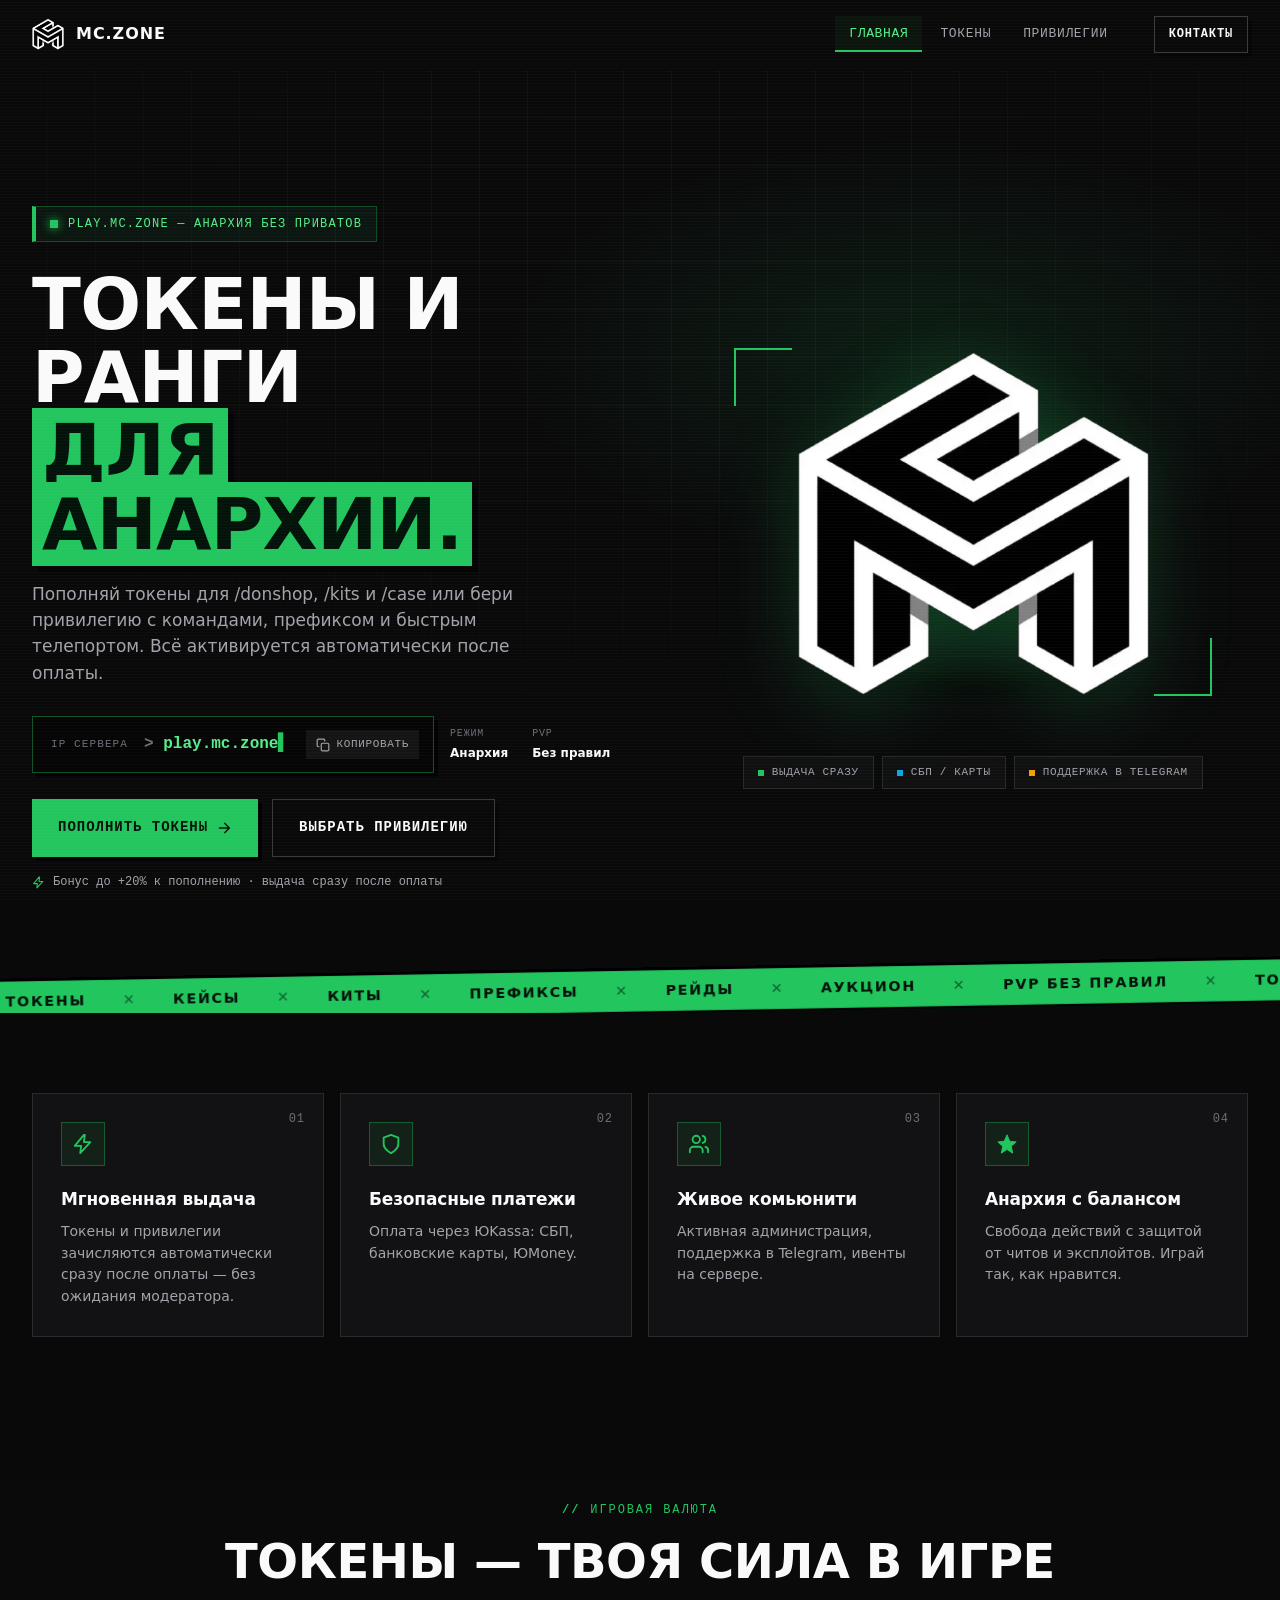
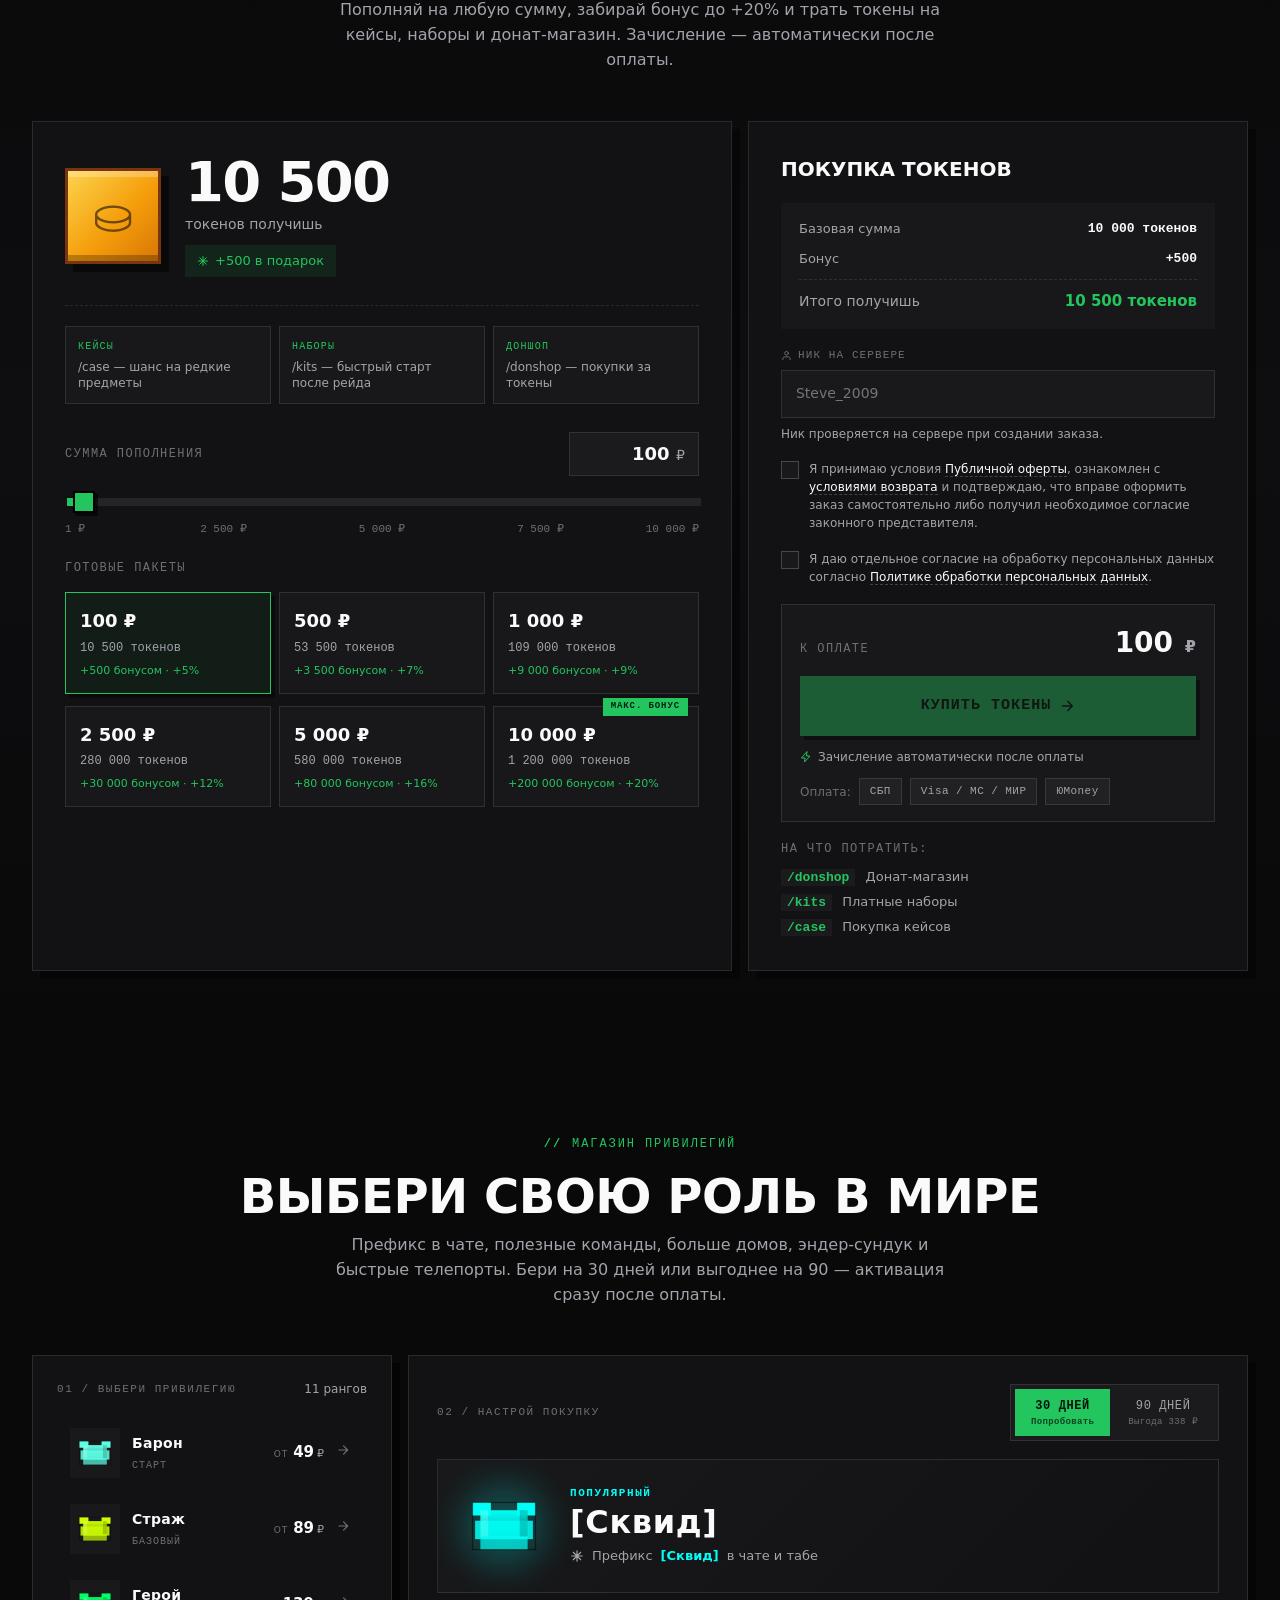
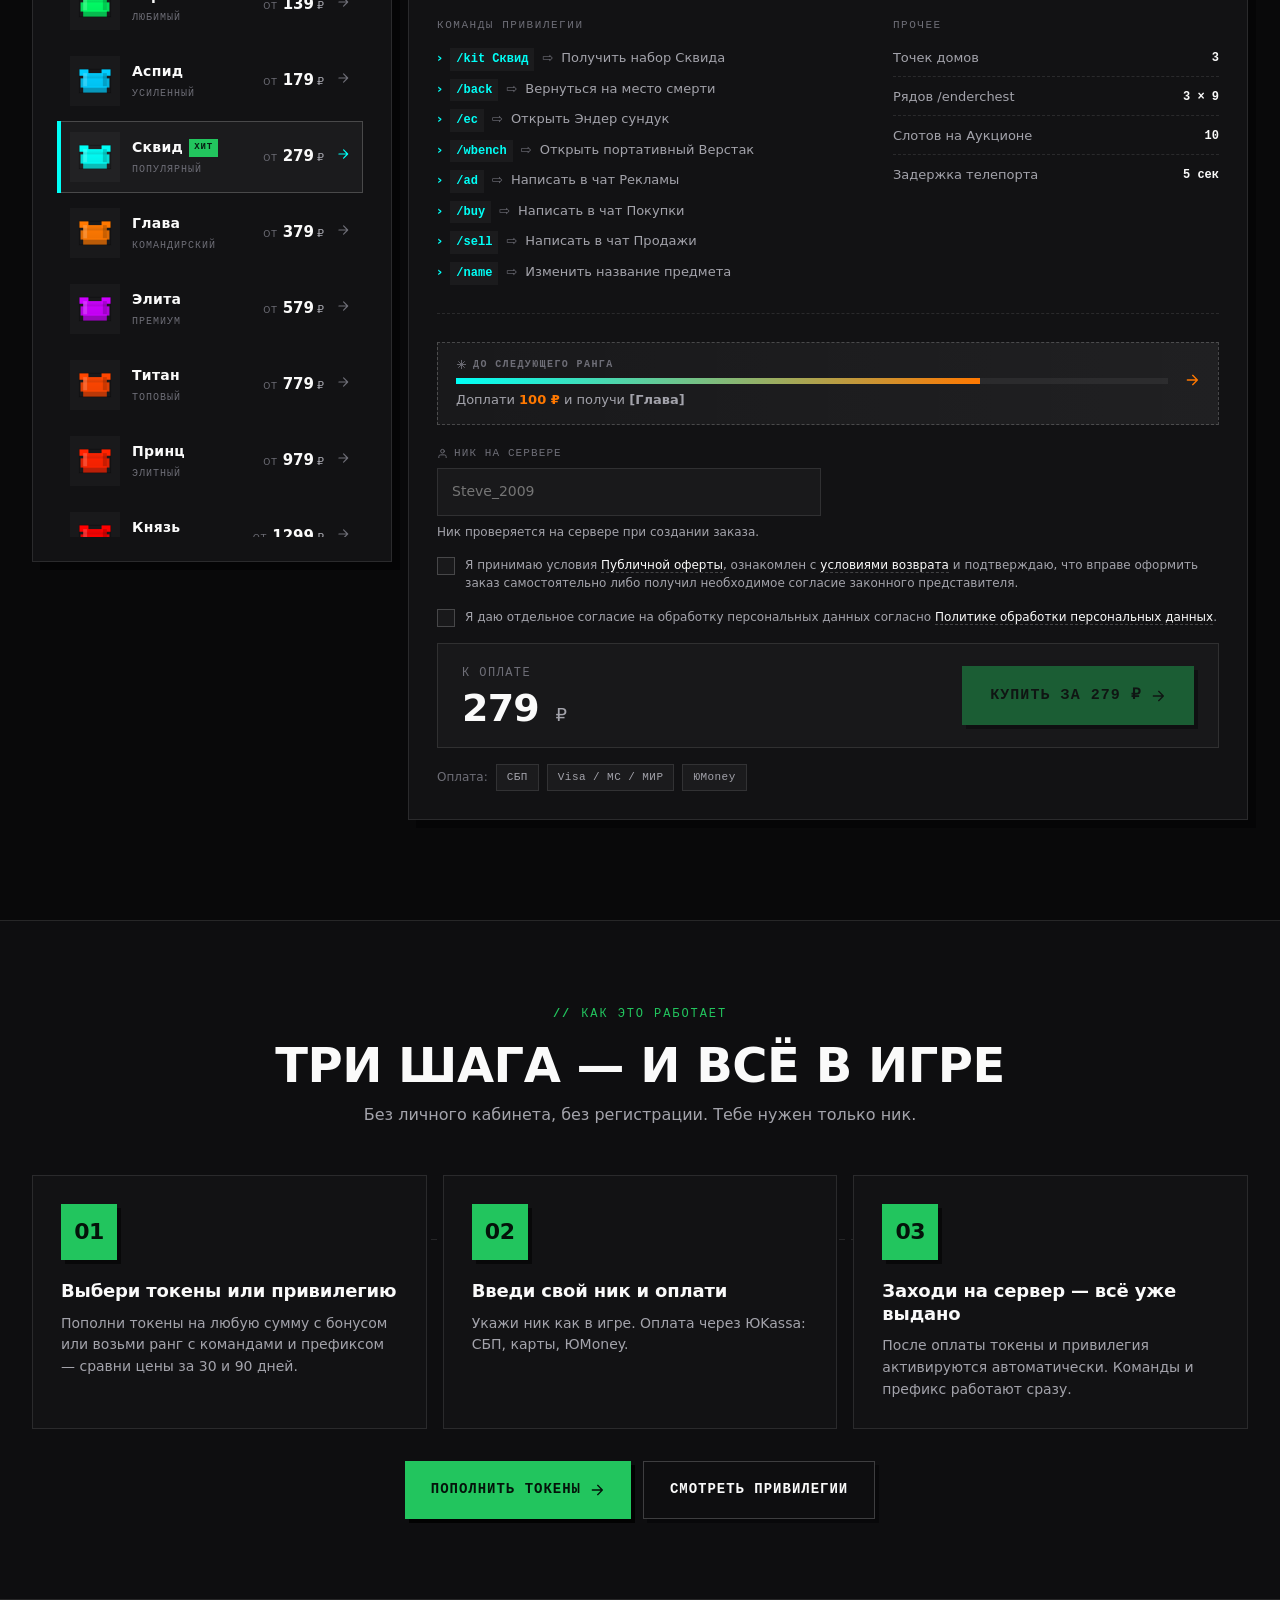
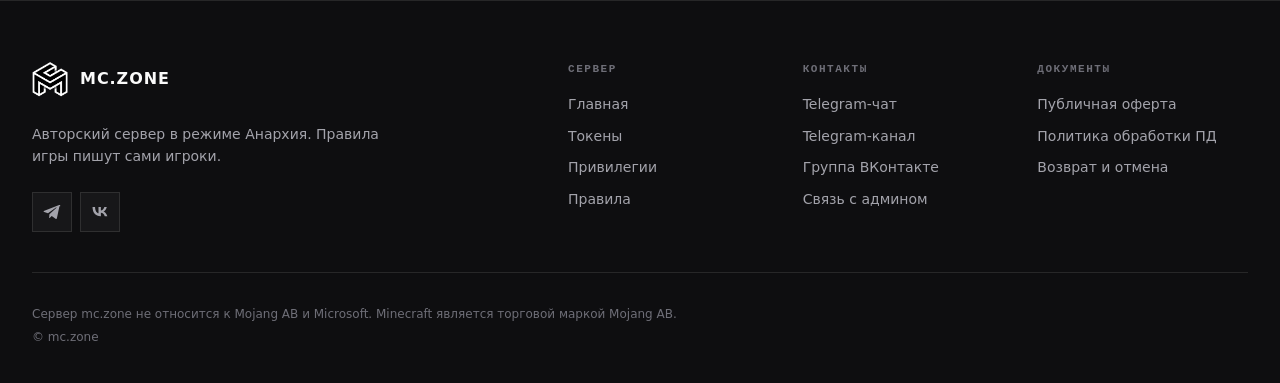
<file: index.html>
<!doctype html>
<html lang="ru">
<head>
<meta charset="utf-8">
<meta name="viewport" content="width=device-width,initial-scale=1">
<meta name="theme-color" content="#0a0a0b">
<meta name="referrer" content="strict-origin-when-cross-origin">
<link rel="icon" type="image/png" sizes="32x32" href="/favicon-32.png">
<link rel="icon" type="image/png" sizes="192x192" href="/favicon-192.png">
<link rel="apple-touch-icon" href="/apple-touch-icon.png">
<link rel="stylesheet" href="/assets/app-52HLDW67.css">
<title>mc.zone</title>
<meta name="description" content="Авторский Minecraft-сервер mc.zone в режиме Анархия: токены с бонусом, привилегии, мгновенная выдача после оплаты.">
<link rel="canonical" href="https://mc.zone/">
<meta property="og:type" content="website">
<meta property="og:site_name" content="mc.zone">
<meta property="og:image" content="https://mc.zone/og-image.png">
<meta property="og:image:width" content="1200">
<meta property="og:image:height" content="630">
<meta name="twitter:card" content="summary_large_image">
<meta name="twitter:image" content="https://mc.zone/og-image.png">
<meta property="og:title" content="mc.zone — Minecraft-сервер в режиме Анархия">
<meta property="og:description" content="Токены с бонусом, привилегии, мгновенная выдача после оплаты. Заходи на play.mc.zone.">
<meta property="og:url" content="https://mc.zone/">
<script>window.MCZONE_API_BASE="https://api.mc.zone"</script>
<script type="module" src="/assets/app-3Q4DBYNB.js"></script>
</head>
<body><div id="root"></div></body>
</html>
</file>
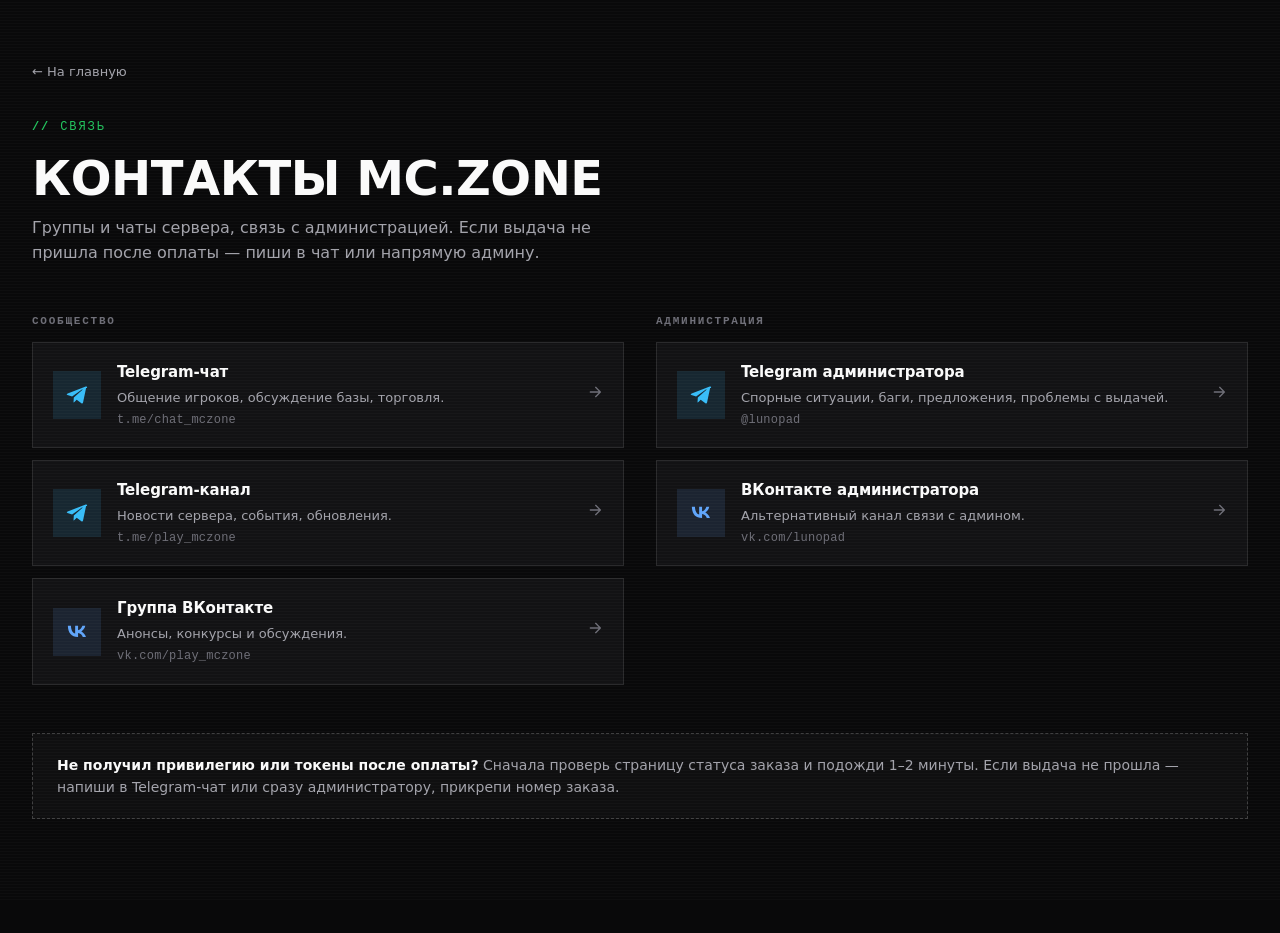
<file: contacts.html>
<!doctype html>
<html lang="ru">
<head>
<meta charset="utf-8">
<meta name="viewport" content="width=device-width,initial-scale=1">
<meta name="theme-color" content="#0a0a0b">
<meta name="referrer" content="strict-origin-when-cross-origin">
<link rel="icon" type="image/png" sizes="32x32" href="/favicon-32.png">
<link rel="icon" type="image/png" sizes="192x192" href="/favicon-192.png">
<link rel="apple-touch-icon" href="/apple-touch-icon.png">
<link rel="stylesheet" href="/assets/app-52HLDW67.css">
<title>Контакты — mc.zone</title>
<meta name="description" content="Контакты сервера mc.zone: Telegram-чат, группа в Telegram и ВКонтакте, связь с администрацией.">
<link rel="canonical" href="https://mc.zone/contacts.html">
<meta property="og:type" content="website">
<meta property="og:site_name" content="mc.zone">
<meta property="og:image" content="https://mc.zone/og-image.png">
<meta property="og:image:width" content="1200">
<meta property="og:image:height" content="630">
<meta name="twitter:card" content="summary_large_image">
<meta name="twitter:image" content="https://mc.zone/og-image.png">
<meta property="og:title" content="Контакты mc.zone">
<meta property="og:description" content="Telegram-чат, группа, ВКонтакте и связь с администрацией сервера mc.zone.">
<meta property="og:url" content="https://mc.zone/contacts.html">
</head>
<body>
<main class="contacts-page">
  <div class="container">
    <a class="contacts-back" href="/">← На главную</a>
    <div class="section-head align-left">
      <div class="section-eyebrow"><span></span>СВЯЗЬ</div>
      <h1 class="section-title">Контакты mc.zone</h1>
      <p class="section-sub">Группы и чаты сервера, связь с администрацией. Если выдача не пришла после оплаты — пиши в чат или напрямую админу.</p>
    </div>

    <div class="contacts-grid">
      <section class="contact-block" aria-labelledby="contacts-community">
        <h2 class="contact-block-title" id="contacts-community">Сообщество</h2>

        <a class="contact-card is-tg" href="https://t.me/chat_mczone" target="_blank" rel="noopener noreferrer">
          <span class="contact-card-icon"><svg width="22" height="22" viewBox="0 0 24 24" fill="currentColor" aria-hidden="true"><path d="M21.94 4.27 18.6 20.1c-.25 1.1-.91 1.38-1.84.86l-5.1-3.76-2.46 2.37c-.27.27-.5.5-1.03.5l.37-5.21 9.48-8.57c.41-.37-.09-.57-.64-.2L6.66 13.5l-5.04-1.58c-1.1-.34-1.12-1.1.23-1.62l19.7-7.6c.92-.34 1.72.22 1.42 1.57z"/></svg></span>
          <span class="contact-card-text">
            <span class="contact-card-title">Telegram-чат</span>
            <span class="contact-card-desc">Общение игроков, обсуждение базы, торговля.</span>
            <span class="contact-card-handle">t.me/chat_mczone</span>
          </span>
          <span class="contact-card-arrow"><svg width="16" height="16" viewBox="0 0 24 24" fill="none" stroke="currentColor" stroke-width="2" stroke-linecap="round" stroke-linejoin="round" aria-hidden="true"><path d="M5 12h14M13 5l7 7-7 7"/></svg></span>
        </a>

        <a class="contact-card is-tg" href="https://t.me/play_mczone" target="_blank" rel="noopener noreferrer">
          <span class="contact-card-icon"><svg width="22" height="22" viewBox="0 0 24 24" fill="currentColor" aria-hidden="true"><path d="M21.94 4.27 18.6 20.1c-.25 1.1-.91 1.38-1.84.86l-5.1-3.76-2.46 2.37c-.27.27-.5.5-1.03.5l.37-5.21 9.48-8.57c.41-.37-.09-.57-.64-.2L6.66 13.5l-5.04-1.58c-1.1-.34-1.12-1.1.23-1.62l19.7-7.6c.92-.34 1.72.22 1.42 1.57z"/></svg></span>
          <span class="contact-card-text">
            <span class="contact-card-title">Telegram-канал</span>
            <span class="contact-card-desc">Новости сервера, события, обновления.</span>
            <span class="contact-card-handle">t.me/play_mczone</span>
          </span>
          <span class="contact-card-arrow"><svg width="16" height="16" viewBox="0 0 24 24" fill="none" stroke="currentColor" stroke-width="2" stroke-linecap="round" stroke-linejoin="round" aria-hidden="true"><path d="M5 12h14M13 5l7 7-7 7"/></svg></span>
        </a>

        <a class="contact-card is-vk" href="https://vk.com/play_mczone" target="_blank" rel="noopener noreferrer">
          <span class="contact-card-icon"><svg width="22" height="22" viewBox="0 0 24 24" fill="currentColor" aria-hidden="true"><path d="M12.79 17.5c-6.75 0-10.6-4.62-10.76-12.32h3.38c.11 5.65 2.6 8.05 4.58 8.54V5.18h3.18v4.87c1.95-.21 4.01-2.45 4.7-4.87h3.18c-.53 2.98-2.77 5.22-4.36 6.14 1.59.74 4.14 2.7 5.11 6.18h-3.5c-.76-2.36-2.65-4.18-5.13-4.43V17.5z"/></svg></span>
          <span class="contact-card-text">
            <span class="contact-card-title">Группа ВКонтакте</span>
            <span class="contact-card-desc">Анонсы, конкурсы и обсуждения.</span>
            <span class="contact-card-handle">vk.com/play_mczone</span>
          </span>
          <span class="contact-card-arrow"><svg width="16" height="16" viewBox="0 0 24 24" fill="none" stroke="currentColor" stroke-width="2" stroke-linecap="round" stroke-linejoin="round" aria-hidden="true"><path d="M5 12h14M13 5l7 7-7 7"/></svg></span>
        </a>
      </section>

      <section class="contact-block" aria-labelledby="contacts-admin">
        <h2 class="contact-block-title" id="contacts-admin">Администрация</h2>

        <a class="contact-card is-tg" href="https://t.me/lunopad" target="_blank" rel="noopener noreferrer">
          <span class="contact-card-icon"><svg width="22" height="22" viewBox="0 0 24 24" fill="currentColor" aria-hidden="true"><path d="M21.94 4.27 18.6 20.1c-.25 1.1-.91 1.38-1.84.86l-5.1-3.76-2.46 2.37c-.27.27-.5.5-1.03.5l.37-5.21 9.48-8.57c.41-.37-.09-.57-.64-.2L6.66 13.5l-5.04-1.58c-1.1-.34-1.12-1.1.23-1.62l19.7-7.6c.92-.34 1.72.22 1.42 1.57z"/></svg></span>
          <span class="contact-card-text">
            <span class="contact-card-title">Telegram администратора</span>
            <span class="contact-card-desc">Спорные ситуации, баги, предложения, проблемы с выдачей.</span>
            <span class="contact-card-handle">@lunopad</span>
          </span>
          <span class="contact-card-arrow"><svg width="16" height="16" viewBox="0 0 24 24" fill="none" stroke="currentColor" stroke-width="2" stroke-linecap="round" stroke-linejoin="round" aria-hidden="true"><path d="M5 12h14M13 5l7 7-7 7"/></svg></span>
        </a>

        <a class="contact-card is-vk" href="https://vk.com/lunopad" target="_blank" rel="noopener noreferrer">
          <span class="contact-card-icon"><svg width="22" height="22" viewBox="0 0 24 24" fill="currentColor" aria-hidden="true"><path d="M12.79 17.5c-6.75 0-10.6-4.62-10.76-12.32h3.38c.11 5.65 2.6 8.05 4.58 8.54V5.18h3.18v4.87c1.95-.21 4.01-2.45 4.7-4.87h3.18c-.53 2.98-2.77 5.22-4.36 6.14 1.59.74 4.14 2.7 5.11 6.18h-3.5c-.76-2.36-2.65-4.18-5.13-4.43V17.5z"/></svg></span>
          <span class="contact-card-text">
            <span class="contact-card-title">ВКонтакте администратора</span>
            <span class="contact-card-desc">Альтернативный канал связи с админом.</span>
            <span class="contact-card-handle">vk.com/lunopad</span>
          </span>
          <span class="contact-card-arrow"><svg width="16" height="16" viewBox="0 0 24 24" fill="none" stroke="currentColor" stroke-width="2" stroke-linecap="round" stroke-linejoin="round" aria-hidden="true"><path d="M5 12h14M13 5l7 7-7 7"/></svg></span>
        </a>
      </section>
    </div>

    <p class="contacts-note">
      <strong>Не получил привилегию или токены после оплаты?</strong>
      Сначала проверь страницу статуса заказа и подожди 1–2 минуты. Если выдача не прошла —
      напиши в Telegram-чат или сразу администратору, прикрепи номер заказа.
    </p>
  </div>
</main>
</body>
</html>
</file>
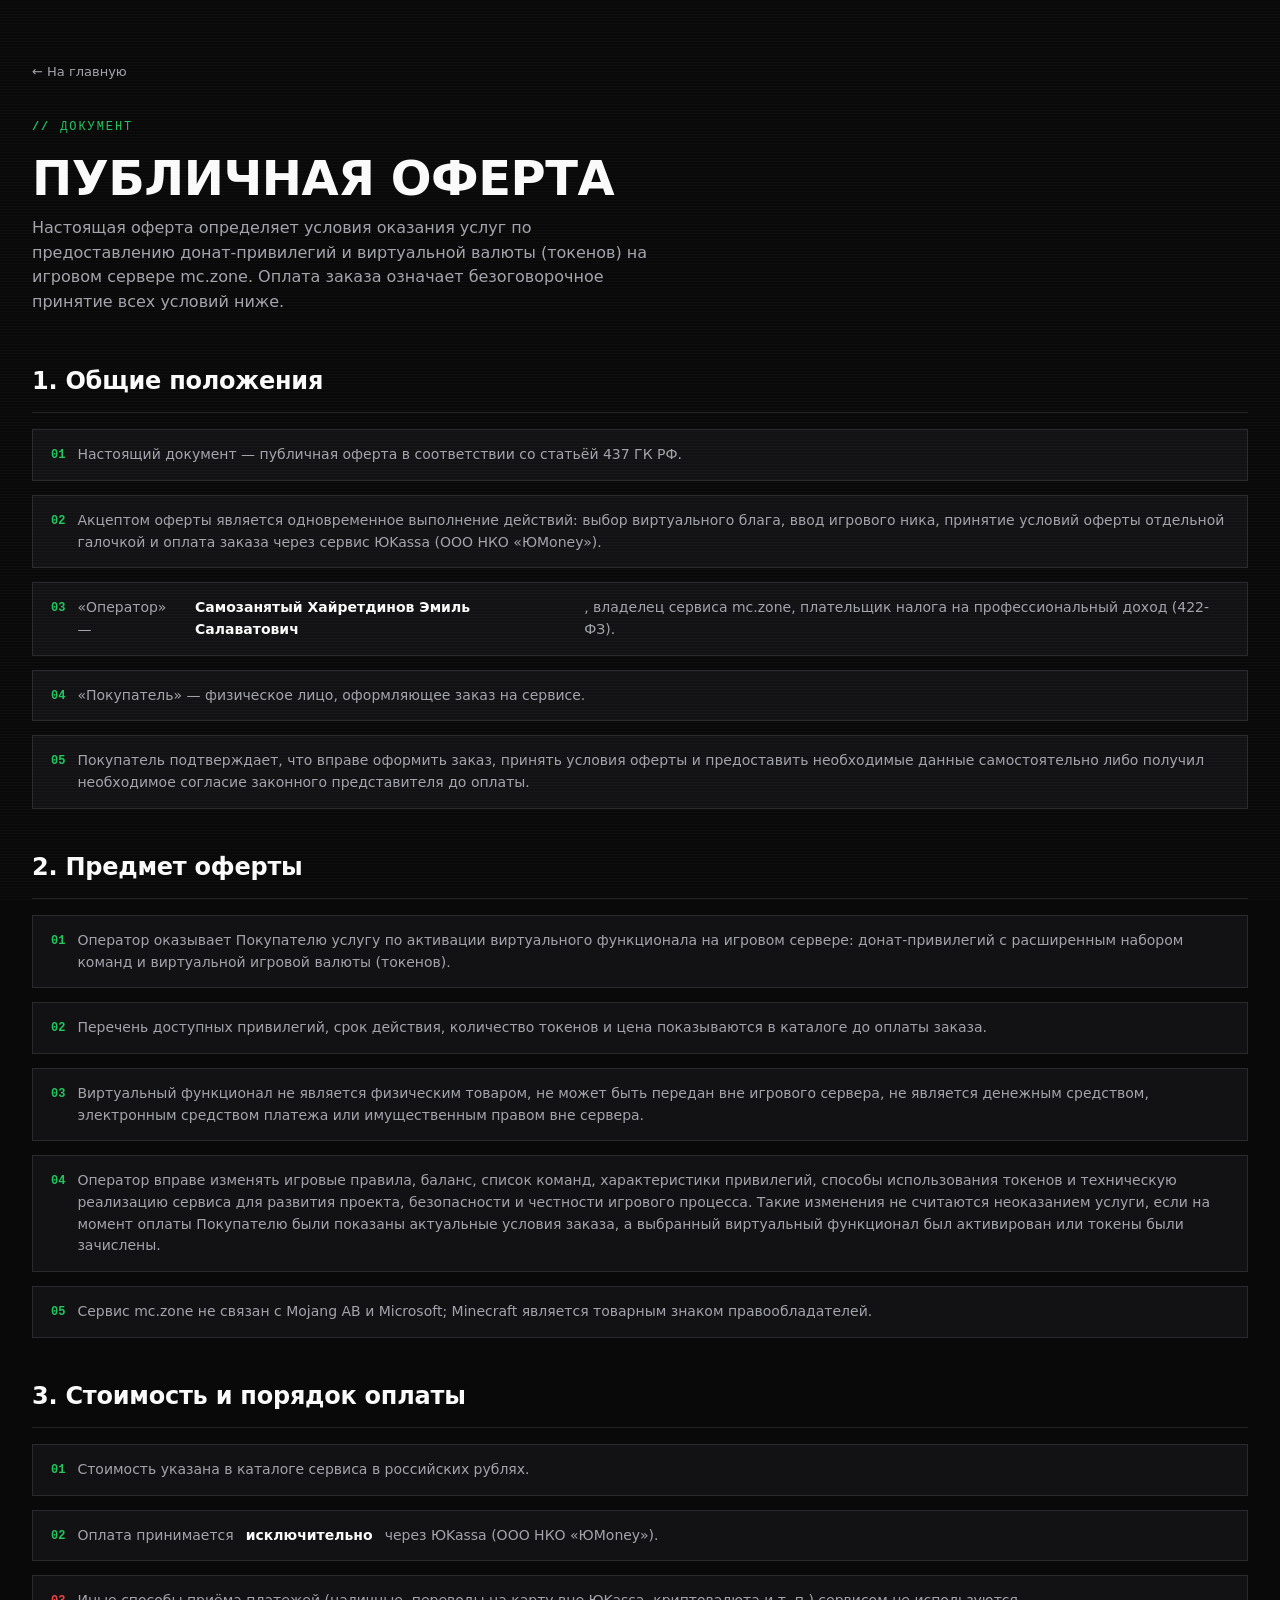
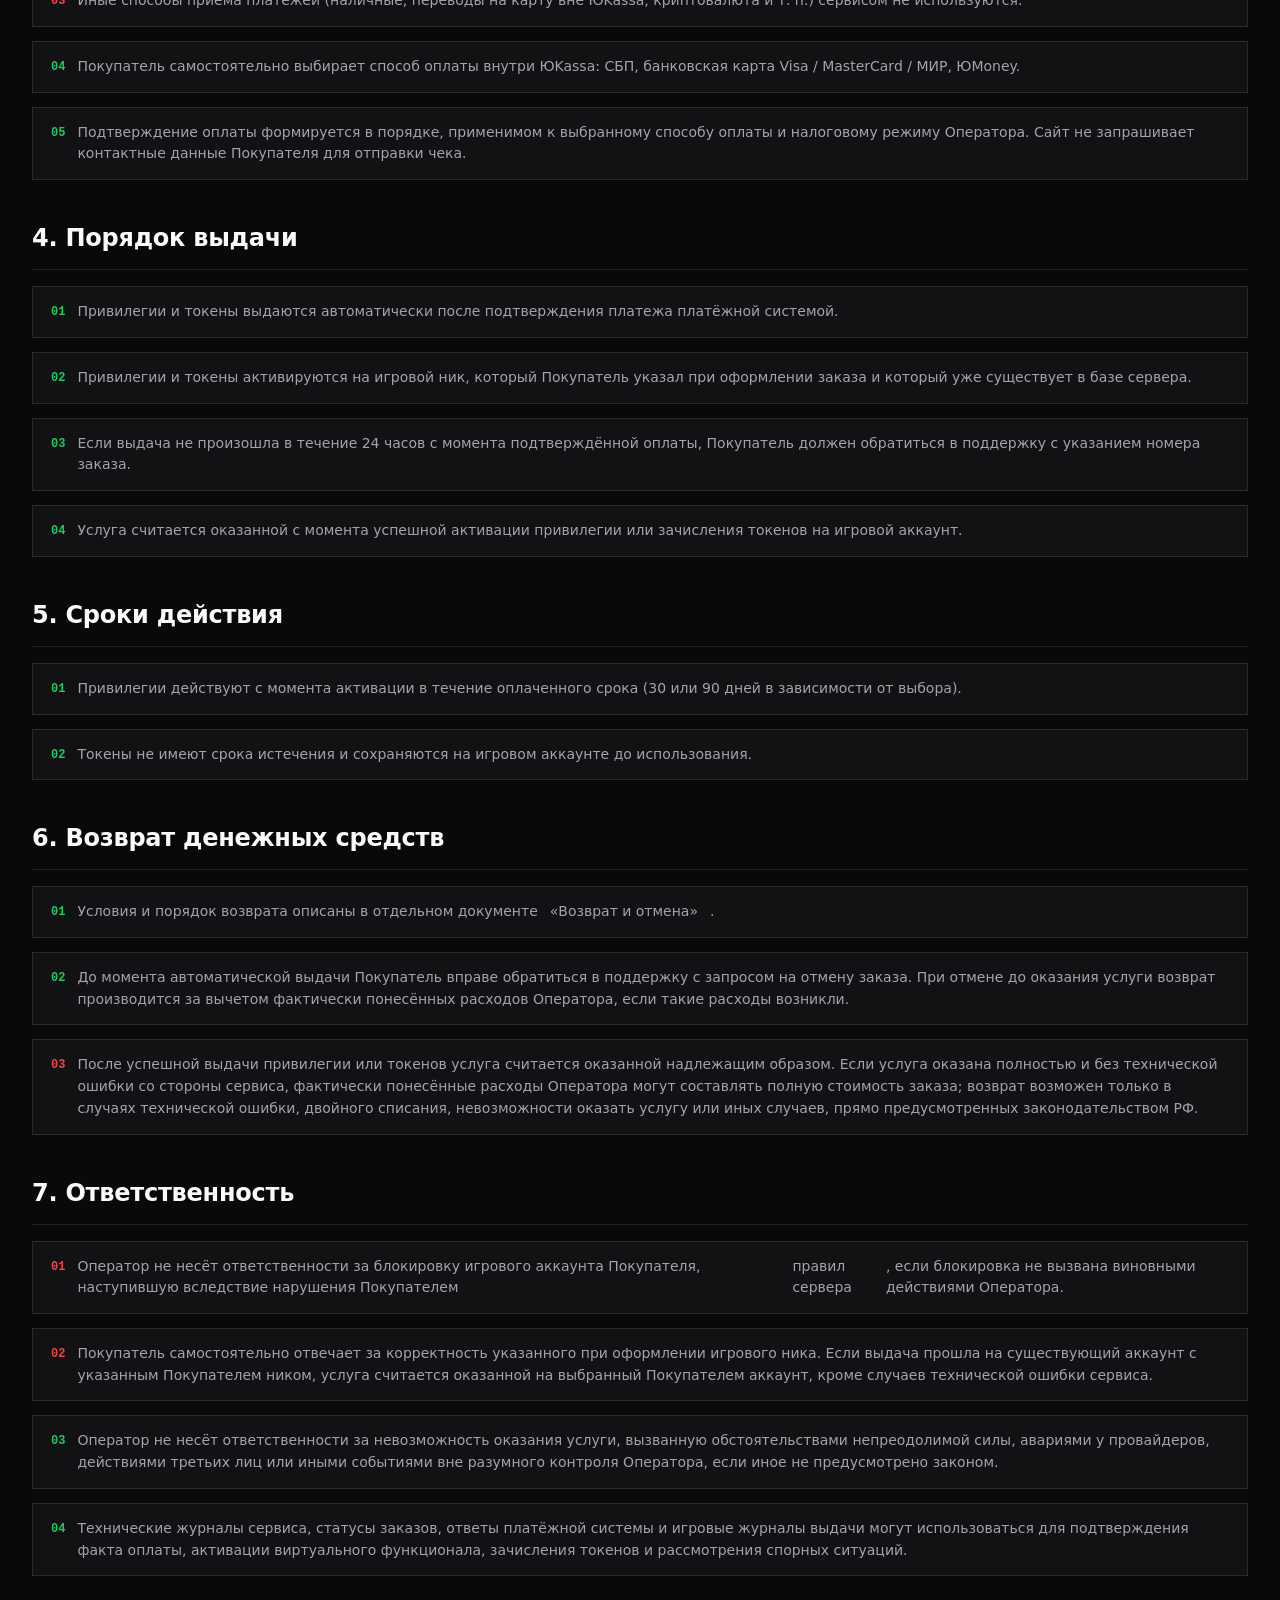
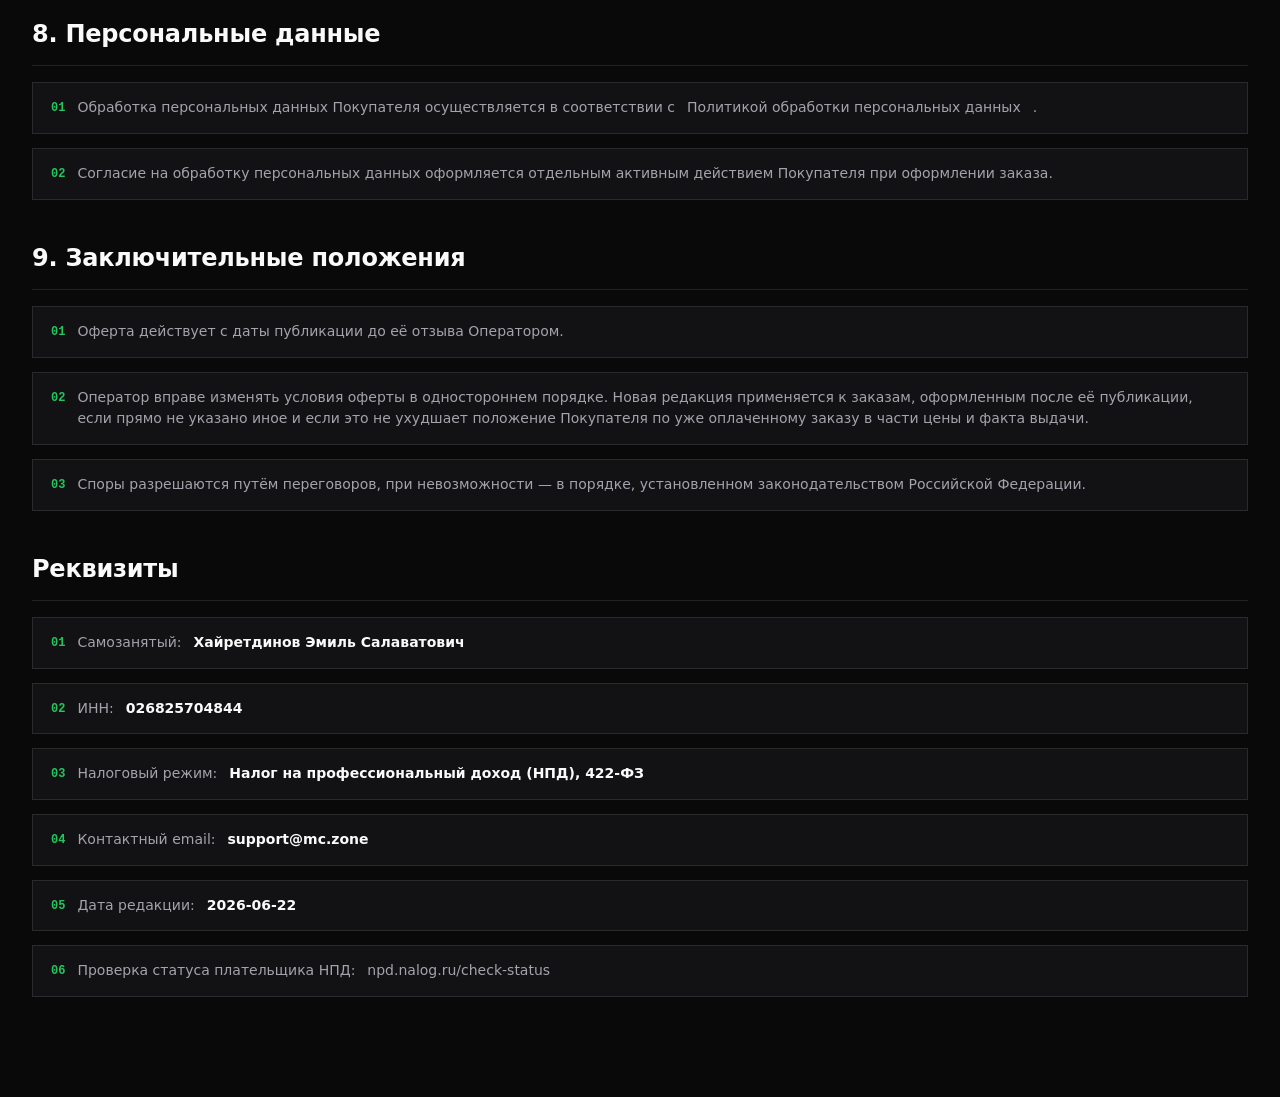
<file: offer.html>
<!doctype html>
<html lang="ru">
<head>
<meta charset="utf-8">
<meta name="viewport" content="width=device-width,initial-scale=1">
<meta name="theme-color" content="#0a0a0b">
<meta name="referrer" content="strict-origin-when-cross-origin">
<link rel="icon" type="image/png" sizes="32x32" href="/favicon-32.png">
<link rel="icon" type="image/png" sizes="192x192" href="/favicon-192.png">
<link rel="apple-touch-icon" href="/apple-touch-icon.png">
<link rel="stylesheet" href="/assets/app-52HLDW67.css">
<title>Публичная оферта — mc.zone</title>
<meta name="description" content="Договор-оферта на оказание услуг по предоставлению донат-привилегий и виртуальной валюты на сервере mc.zone.">
<link rel="canonical" href="https://mc.zone/offer.html">
<meta property="og:type" content="website">
<meta property="og:site_name" content="mc.zone">
<meta property="og:image" content="https://mc.zone/og-image.png">
<meta property="og:image:width" content="1200">
<meta property="og:image:height" content="630">
<meta name="twitter:card" content="summary_large_image">
<meta name="twitter:image" content="https://mc.zone/og-image.png">
<meta property="og:title" content="Публичная оферта — mc.zone">
<meta property="og:description" content="Договор-оферта на оказание услуг по предоставлению донат-привилегий и виртуальной валюты на сервере mc.zone.">
<meta property="og:url" content="https://mc.zone/offer.html">
</head>
<body>
<main class="rules-page">
  <div class="container">
    <a class="rules-back" href="/">← На главную</a>
    <div class="section-head align-left">
      <div class="section-eyebrow"><span></span>ДОКУМЕНТ</div>
      <h1 class="section-title">Публичная оферта</h1>
      <p class="section-sub">Настоящая оферта определяет условия оказания услуг по предоставлению донат-привилегий и виртуальной валюты (токенов) на игровом сервере mc.zone. Оплата заказа означает безоговорочное принятие всех условий ниже.</p>
    </div>
    <div class="rules-content">

      <div class="rules-section">
        <h2>1. Общие положения</h2>
        <ol>
          <li>Настоящий документ — публичная оферта в соответствии со статьёй 437 ГК РФ.</li>
          <li>Акцептом оферты является одновременное выполнение действий: выбор виртуального блага, ввод игрового ника, принятие условий оферты отдельной галочкой и оплата заказа через сервис ЮKassa (ООО НКО «ЮMoney»).</li>
          <li>«Оператор» — <strong>Самозанятый Хайретдинов Эмиль Салаватович</strong>, владелец сервиса mc.zone, плательщик налога на профессиональный доход (422-ФЗ).</li>
          <li>«Покупатель» — физическое лицо, оформляющее заказ на сервисе.</li>
          <li>Покупатель подтверждает, что вправе оформить заказ, принять условия оферты и предоставить необходимые данные самостоятельно либо получил необходимое согласие законного представителя до оплаты.</li>
        </ol>
      </div>
      <div class="rules-section">
        <h2>2. Предмет оферты</h2>
        <ol>
          <li>Оператор оказывает Покупателю услугу по активации виртуального функционала на игровом сервере: донат-привилегий с расширенным набором команд и виртуальной игровой валюты (токенов).</li>
          <li>Перечень доступных привилегий, срок действия, количество токенов и цена показываются в каталоге до оплаты заказа.</li>
          <li>Виртуальный функционал не является физическим товаром, не может быть передан вне игрового сервера, не является денежным средством, электронным средством платежа или имущественным правом вне сервера.</li>
          <li>Оператор вправе изменять игровые правила, баланс, список команд, характеристики привилегий, способы использования токенов и техническую реализацию сервиса для развития проекта, безопасности и честности игрового процесса. Такие изменения не считаются неоказанием услуги, если на момент оплаты Покупателю были показаны актуальные условия заказа, а выбранный виртуальный функционал был активирован или токены были зачислены.</li>
          <li>Сервис mc.zone не связан с Mojang AB и Microsoft; Minecraft является товарным знаком правообладателей.</li>
        </ol>
      </div>
      <div class="rules-section">
        <h2>3. Стоимость и порядок оплаты</h2>
        <ol>
          <li>Стоимость указана в каталоге сервиса в российских рублях.</li>
          <li>Оплата принимается <strong>исключительно</strong> через ЮKassa (ООО НКО «ЮMoney»).</li>
          <li class="forbidden">Иные способы приёма платежей (наличные, переводы на карту вне ЮKassa, криптовалюта и т. п.) сервисом не используются.</li>
          <li>Покупатель самостоятельно выбирает способ оплаты внутри ЮKassa: СБП, банковская карта Visa / MasterCard / МИР, ЮMoney.</li>
          <li>Подтверждение оплаты формируется в порядке, применимом к выбранному способу оплаты и налоговому режиму Оператора. Сайт не запрашивает контактные данные Покупателя для отправки чека.</li>
        </ol>
      </div>
      <div class="rules-section">
        <h2>4. Порядок выдачи</h2>
        <ol>
          <li>Привилегии и токены выдаются автоматически после подтверждения платежа платёжной системой.</li>
          <li>Привилегии и токены активируются на игровой ник, который Покупатель указал при оформлении заказа и который уже существует в базе сервера.</li>
          <li>Если выдача не произошла в течение 24 часов с момента подтверждённой оплаты, Покупатель должен обратиться в поддержку с указанием номера заказа.</li>
          <li>Услуга считается оказанной с момента успешной активации привилегии или зачисления токенов на игровой аккаунт.</li>
        </ol>
      </div>
      <div class="rules-section">
        <h2>5. Сроки действия</h2>
        <ol>
          <li>Привилегии действуют с момента активации в течение оплаченного срока (30 или 90 дней в зависимости от выбора).</li>
          <li>Токены не имеют срока истечения и сохраняются на игровом аккаунте до использования.</li>
        </ol>
      </div>
      <div class="rules-section">
        <h2>6. Возврат денежных средств</h2>
        <ol>
          <li>Условия и порядок возврата описаны в отдельном документе <a href="/refund.html">«Возврат и отмена»</a>.</li>
          <li>До момента автоматической выдачи Покупатель вправе обратиться в поддержку с запросом на отмену заказа. При отмене до оказания услуги возврат производится за вычетом фактически понесённых расходов Оператора, если такие расходы возникли.</li>
          <li class="forbidden">После успешной выдачи привилегии или токенов услуга считается оказанной надлежащим образом. Если услуга оказана полностью и без технической ошибки со стороны сервиса, фактически понесённые расходы Оператора могут составлять полную стоимость заказа; возврат возможен только в случаях технической ошибки, двойного списания, невозможности оказать услугу или иных случаев, прямо предусмотренных законодательством РФ.</li>
        </ol>
      </div>
      <div class="rules-section">
        <h2>7. Ответственность</h2>
        <ol>
          <li class="forbidden">Оператор не несёт ответственности за блокировку игрового аккаунта Покупателя, наступившую вследствие нарушения Покупателем <a href="/rules.html">правил сервера</a>, если блокировка не вызвана виновными действиями Оператора.</li>
          <li class="forbidden">Покупатель самостоятельно отвечает за корректность указанного при оформлении игрового ника. Если выдача прошла на существующий аккаунт с указанным Покупателем ником, услуга считается оказанной на выбранный Покупателем аккаунт, кроме случаев технической ошибки сервиса.</li>
          <li>Оператор не несёт ответственности за невозможность оказания услуги, вызванную обстоятельствами непреодолимой силы, авариями у провайдеров, действиями третьих лиц или иными событиями вне разумного контроля Оператора, если иное не предусмотрено законом.</li>
          <li>Технические журналы сервиса, статусы заказов, ответы платёжной системы и игровые журналы выдачи могут использоваться для подтверждения факта оплаты, активации виртуального функционала, зачисления токенов и рассмотрения спорных ситуаций.</li>
        </ol>
      </div>
      <div class="rules-section">
        <h2>8. Персональные данные</h2>
        <ol>
          <li>Обработка персональных данных Покупателя осуществляется в соответствии с <a href="/privacy.html">Политикой обработки персональных данных</a>.</li>
          <li>Согласие на обработку персональных данных оформляется отдельным активным действием Покупателя при оформлении заказа.</li>
        </ol>
      </div>
      <div class="rules-section">
        <h2>9. Заключительные положения</h2>
        <ol>
          <li>Оферта действует с даты публикации до её отзыва Оператором.</li>
          <li>Оператор вправе изменять условия оферты в одностороннем порядке. Новая редакция применяется к заказам, оформленным после её публикации, если прямо не указано иное и если это не ухудшает положение Покупателя по уже оплаченному заказу в части цены и факта выдачи.</li>
          <li>Споры разрешаются путём переговоров, при невозможности — в порядке, установленном законодательством Российской Федерации.</li>
        </ol>
      </div>

      <div class="rules-section">
        <h2>Реквизиты</h2>
        <ol>
          <li>Самозанятый: <strong>Хайретдинов Эмиль Салаватович</strong></li>
          <li>ИНН: <strong>026825704844</strong></li>
          <li>Налоговый режим: <strong>Налог на профессиональный доход (НПД), 422-ФЗ</strong></li>
          <li>Контактный email: <strong>support@mc.zone</strong></li>
          <li>Дата редакции: <strong>2026-06-22</strong></li>
          <li>Проверка статуса плательщика НПД: <a href="https://npd.nalog.ru/check-status/" target="_blank" rel="noopener noreferrer">npd.nalog.ru/check-status</a></li>
        </ol>
      </div>
    </div>
  </div>
</main>
</body>
</html>
</file>
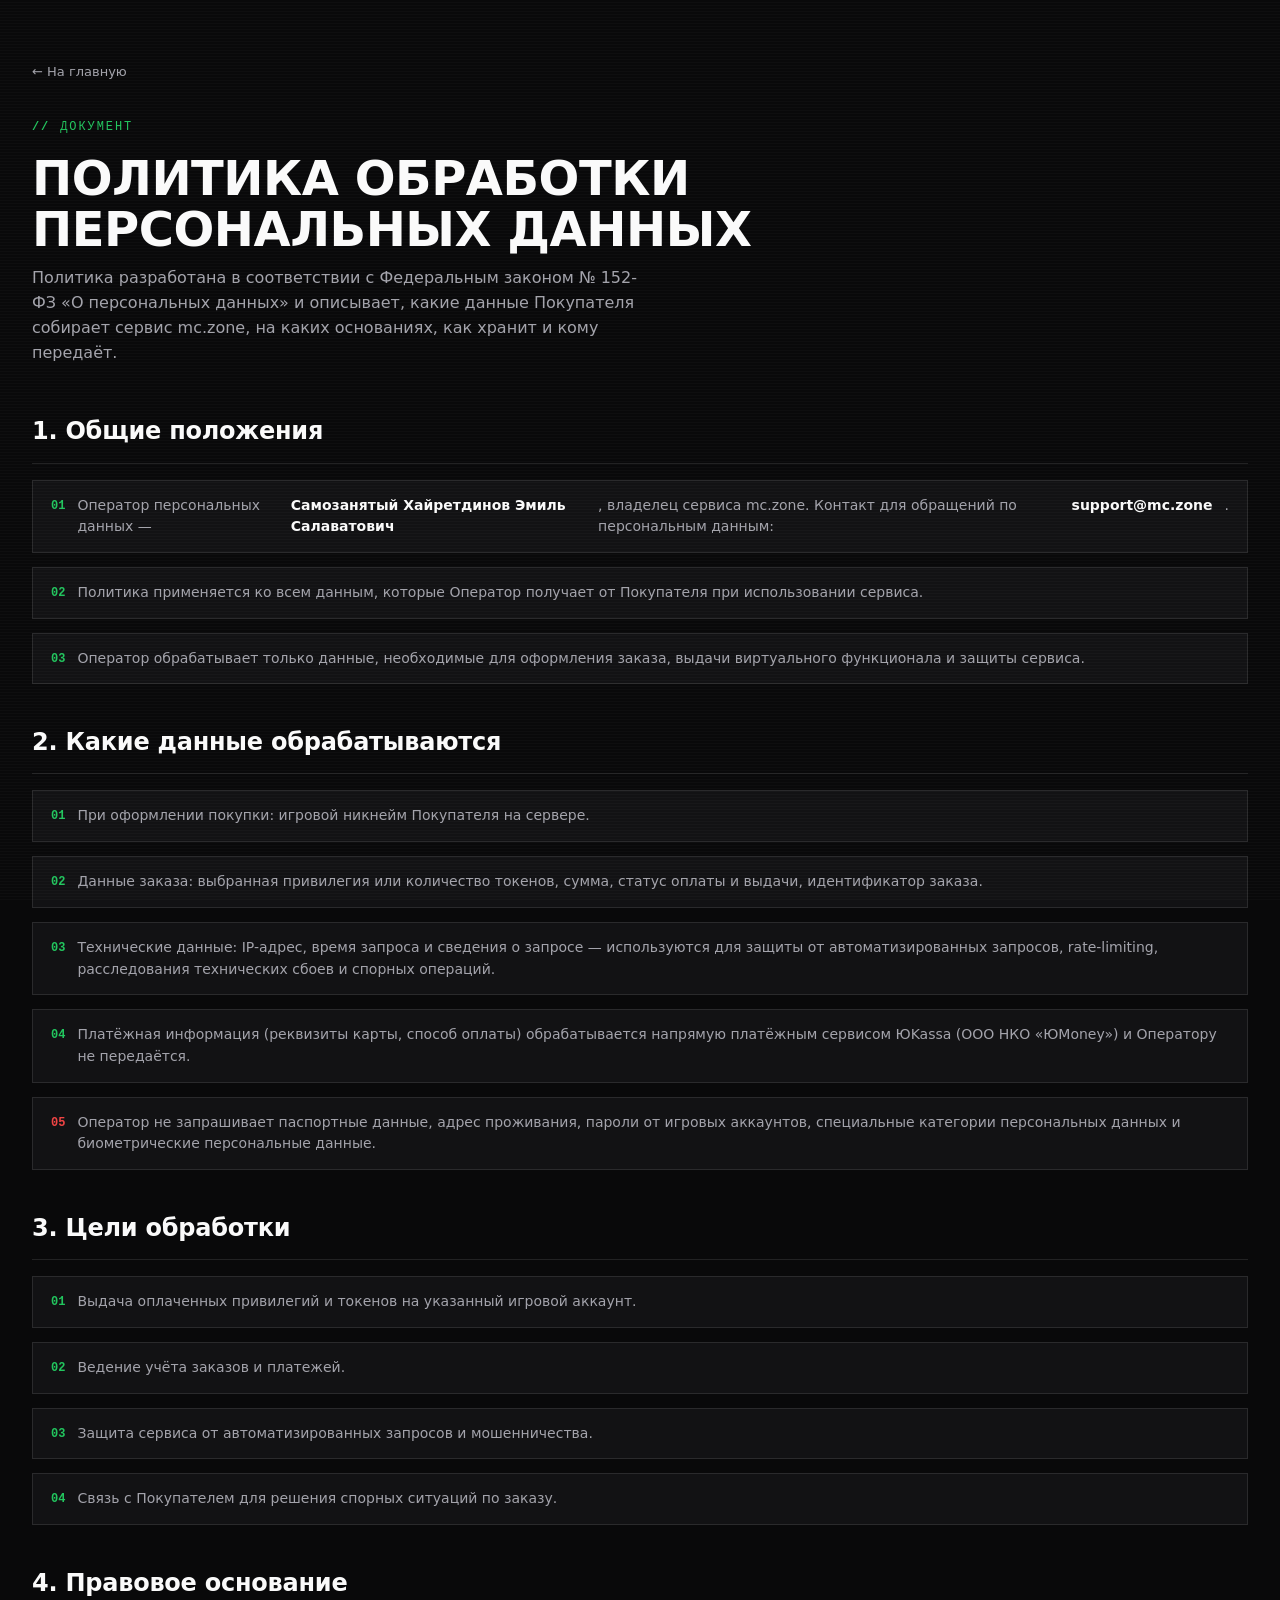
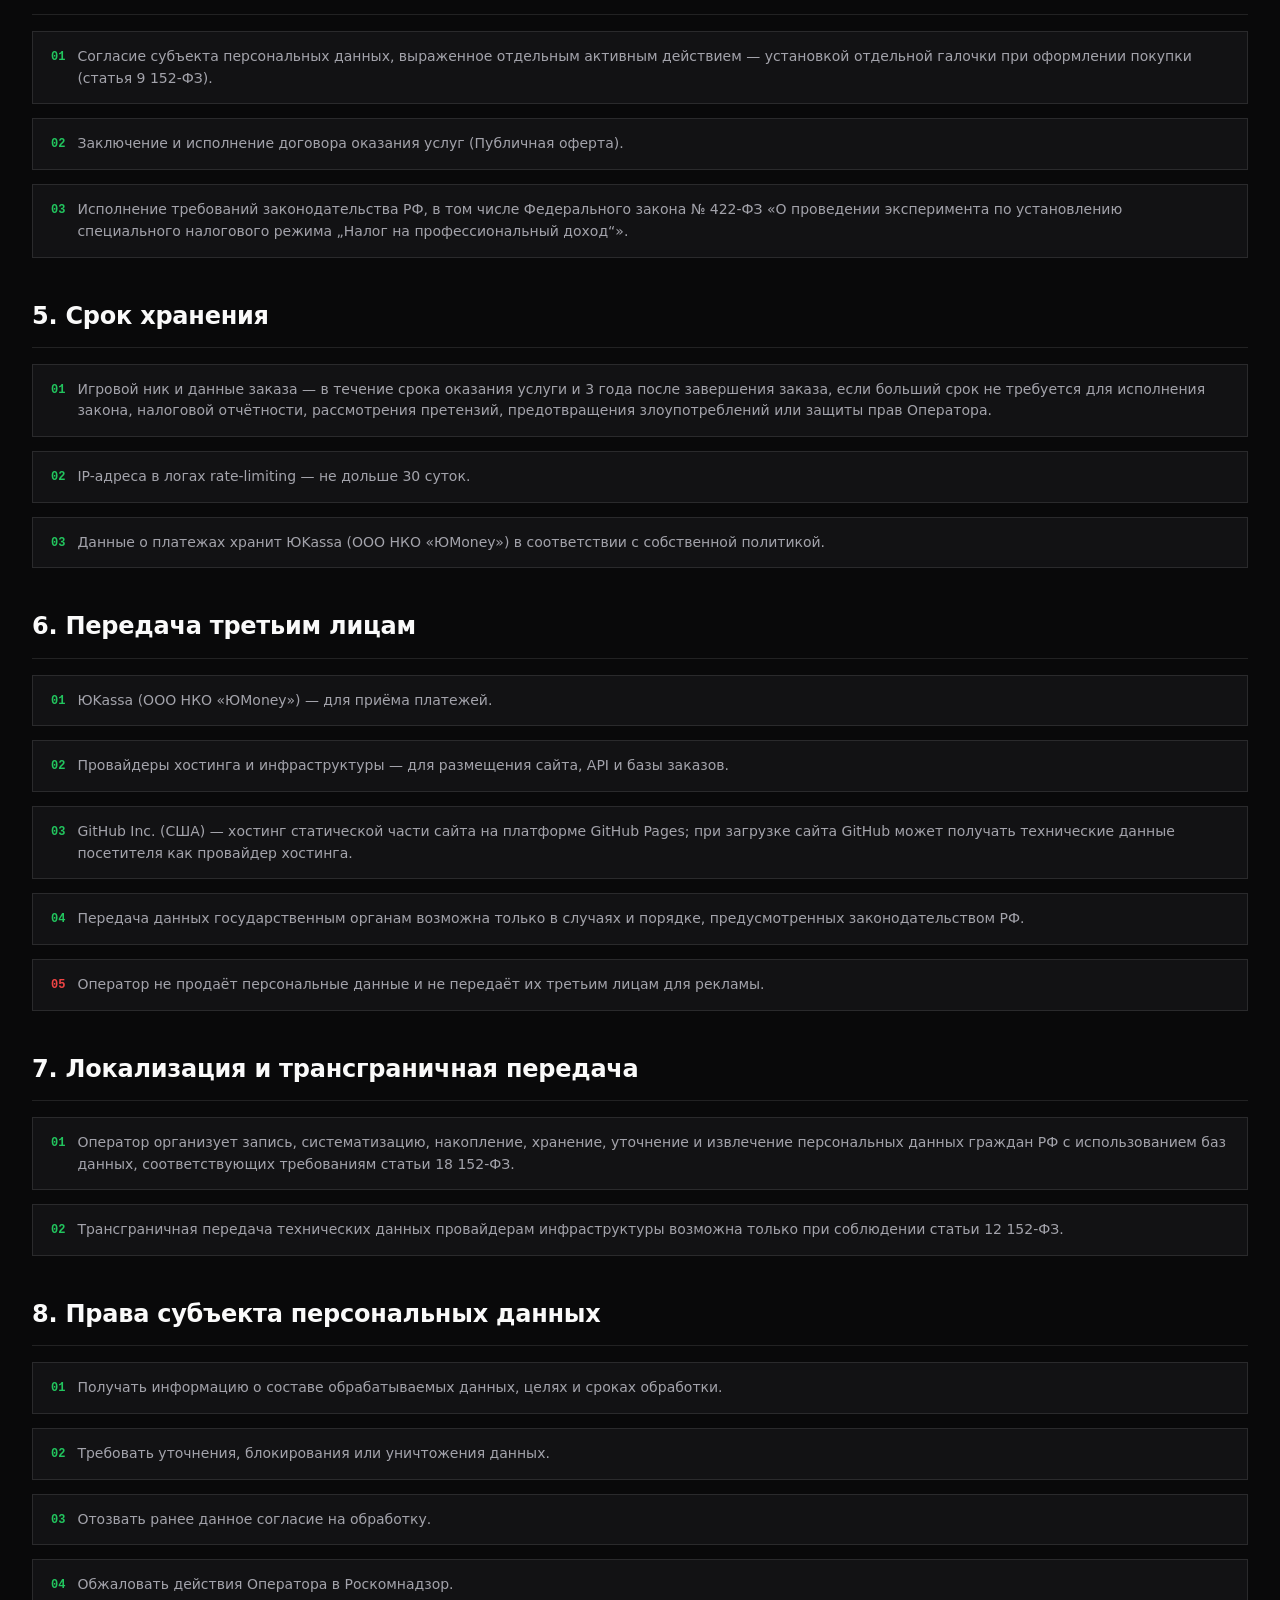
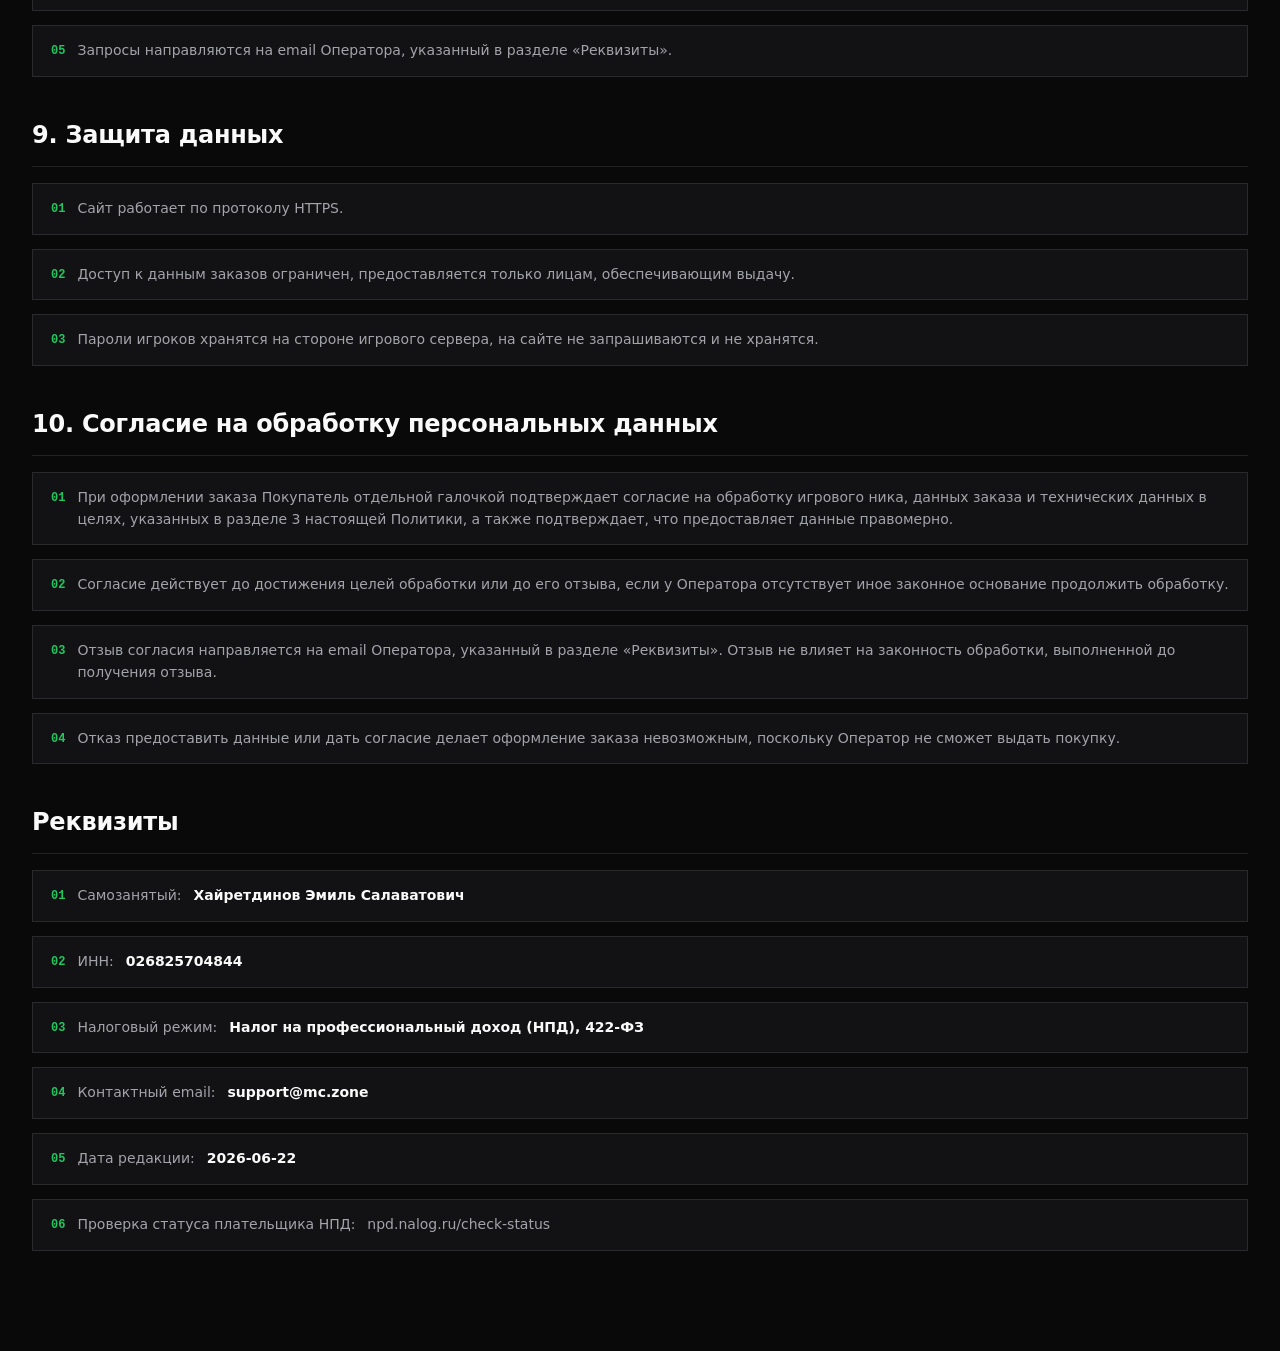
<file: privacy.html>
<!doctype html>
<html lang="ru">
<head>
<meta charset="utf-8">
<meta name="viewport" content="width=device-width,initial-scale=1">
<meta name="theme-color" content="#0a0a0b">
<meta name="referrer" content="strict-origin-when-cross-origin">
<link rel="icon" type="image/png" sizes="32x32" href="/favicon-32.png">
<link rel="icon" type="image/png" sizes="192x192" href="/favicon-192.png">
<link rel="apple-touch-icon" href="/apple-touch-icon.png">
<link rel="stylesheet" href="/assets/app-52HLDW67.css">
<title>Политика обработки персональных данных — mc.zone</title>
<meta name="description" content="Какие данные mc.zone собирает, зачем, на каком правовом основании, кому передаёт и как защищает.">
<link rel="canonical" href="https://mc.zone/privacy.html">
<meta property="og:type" content="website">
<meta property="og:site_name" content="mc.zone">
<meta property="og:image" content="https://mc.zone/og-image.png">
<meta property="og:image:width" content="1200">
<meta property="og:image:height" content="630">
<meta name="twitter:card" content="summary_large_image">
<meta name="twitter:image" content="https://mc.zone/og-image.png">
<meta property="og:title" content="Политика обработки персональных данных — mc.zone">
<meta property="og:description" content="Какие данные mc.zone собирает, зачем, на каком правовом основании, кому передаёт и как защищает.">
<meta property="og:url" content="https://mc.zone/privacy.html">
</head>
<body>
<main class="rules-page">
  <div class="container">
    <a class="rules-back" href="/">← На главную</a>
    <div class="section-head align-left">
      <div class="section-eyebrow"><span></span>ДОКУМЕНТ</div>
      <h1 class="section-title">Политика обработки персональных данных</h1>
      <p class="section-sub">Политика разработана в соответствии с Федеральным законом № 152-ФЗ «О персональных данных» и описывает, какие данные Покупателя собирает сервис mc.zone, на каких основаниях, как хранит и кому передаёт.</p>
    </div>
    <div class="rules-content">

      <div class="rules-section">
        <h2>1. Общие положения</h2>
        <ol>
          <li>Оператор персональных данных — <strong>Самозанятый Хайретдинов Эмиль Салаватович</strong>, владелец сервиса mc.zone. Контакт для обращений по персональным данным: <strong>support@mc.zone</strong>.</li>
          <li>Политика применяется ко всем данным, которые Оператор получает от Покупателя при использовании сервиса.</li>
          <li>Оператор обрабатывает только данные, необходимые для оформления заказа, выдачи виртуального функционала и защиты сервиса.</li>
        </ol>
      </div>
      <div class="rules-section">
        <h2>2. Какие данные обрабатываются</h2>
        <ol>
          <li>При оформлении покупки: игровой никнейм Покупателя на сервере.</li>
          <li>Данные заказа: выбранная привилегия или количество токенов, сумма, статус оплаты и выдачи, идентификатор заказа.</li>
          <li>Технические данные: IP-адрес, время запроса и сведения о запросе — используются для защиты от автоматизированных запросов, rate-limiting, расследования технических сбоев и спорных операций.</li>
          <li class="allowed">Платёжная информация (реквизиты карты, способ оплаты) обрабатывается напрямую платёжным сервисом ЮKassa (ООО НКО «ЮMoney») и Оператору не передаётся.</li>
          <li class="forbidden">Оператор не запрашивает паспортные данные, адрес проживания, пароли от игровых аккаунтов, специальные категории персональных данных и биометрические персональные данные.</li>
        </ol>
      </div>
      <div class="rules-section">
        <h2>3. Цели обработки</h2>
        <ol>
          <li>Выдача оплаченных привилегий и токенов на указанный игровой аккаунт.</li>
          <li>Ведение учёта заказов и платежей.</li>
          <li>Защита сервиса от автоматизированных запросов и мошенничества.</li>
          <li>Связь с Покупателем для решения спорных ситуаций по заказу.</li>
        </ol>
      </div>
      <div class="rules-section">
        <h2>4. Правовое основание</h2>
        <ol>
          <li>Согласие субъекта персональных данных, выраженное отдельным активным действием — установкой отдельной галочки при оформлении покупки (статья 9 152-ФЗ).</li>
          <li>Заключение и исполнение договора оказания услуг (Публичная оферта).</li>
          <li>Исполнение требований законодательства РФ, в том числе Федерального закона № 422-ФЗ «О проведении эксперимента по установлению специального налогового режима „Налог на профессиональный доход“».</li>
        </ol>
      </div>
      <div class="rules-section">
        <h2>5. Срок хранения</h2>
        <ol>
          <li>Игровой ник и данные заказа — в течение срока оказания услуги и 3 года после завершения заказа, если больший срок не требуется для исполнения закона, налоговой отчётности, рассмотрения претензий, предотвращения злоупотреблений или защиты прав Оператора.</li>
          <li>IP-адреса в логах rate-limiting — не дольше 30 суток.</li>
          <li>Данные о платежах хранит ЮKassa (ООО НКО «ЮMoney») в соответствии с собственной политикой.</li>
        </ol>
      </div>
      <div class="rules-section">
        <h2>6. Передача третьим лицам</h2>
        <ol>
          <li>ЮKassa (ООО НКО «ЮMoney») — для приёма платежей.</li>
          <li>Провайдеры хостинга и инфраструктуры — для размещения сайта, API и базы заказов.</li>
          <li>GitHub Inc. (США) — хостинг статической части сайта на платформе GitHub Pages; при загрузке сайта GitHub может получать технические данные посетителя как провайдер хостинга.</li>
          <li>Передача данных государственным органам возможна только в случаях и порядке, предусмотренных законодательством РФ.</li>
          <li class="forbidden">Оператор не продаёт персональные данные и не передаёт их третьим лицам для рекламы.</li>
        </ol>
      </div>
      <div class="rules-section">
        <h2>7. Локализация и трансграничная передача</h2>
        <ol>
          <li>Оператор организует запись, систематизацию, накопление, хранение, уточнение и извлечение персональных данных граждан РФ с использованием баз данных, соответствующих требованиям статьи 18 152-ФЗ.</li>
          <li>Трансграничная передача технических данных провайдерам инфраструктуры возможна только при соблюдении статьи 12 152-ФЗ.</li>
        </ol>
      </div>
      <div class="rules-section">
        <h2>8. Права субъекта персональных данных</h2>
        <ol>
          <li>Получать информацию о составе обрабатываемых данных, целях и сроках обработки.</li>
          <li>Требовать уточнения, блокирования или уничтожения данных.</li>
          <li>Отозвать ранее данное согласие на обработку.</li>
          <li>Обжаловать действия Оператора в Роскомнадзор.</li>
          <li>Запросы направляются на email Оператора, указанный в разделе «Реквизиты».</li>
        </ol>
      </div>
      <div class="rules-section">
        <h2>9. Защита данных</h2>
        <ol>
          <li class="allowed">Сайт работает по протоколу HTTPS.</li>
          <li class="allowed">Доступ к данным заказов ограничен, предоставляется только лицам, обеспечивающим выдачу.</li>
          <li class="allowed">Пароли игроков хранятся на стороне игрового сервера, на сайте не запрашиваются и не хранятся.</li>
        </ol>
      </div>
      <div class="rules-section" id="consent">
        <h2>10. Согласие на обработку персональных данных</h2>
        <ol>
          <li>При оформлении заказа Покупатель отдельной галочкой подтверждает согласие на обработку игрового ника, данных заказа и технических данных в целях, указанных в разделе 3 настоящей Политики, а также подтверждает, что предоставляет данные правомерно.</li>
          <li>Согласие действует до достижения целей обработки или до его отзыва, если у Оператора отсутствует иное законное основание продолжить обработку.</li>
          <li>Отзыв согласия направляется на email Оператора, указанный в разделе «Реквизиты». Отзыв не влияет на законность обработки, выполненной до получения отзыва.</li>
          <li>Отказ предоставить данные или дать согласие делает оформление заказа невозможным, поскольку Оператор не сможет выдать покупку.</li>
        </ol>
      </div>

      <div class="rules-section">
        <h2>Реквизиты</h2>
        <ol>
          <li>Самозанятый: <strong>Хайретдинов Эмиль Салаватович</strong></li>
          <li>ИНН: <strong>026825704844</strong></li>
          <li>Налоговый режим: <strong>Налог на профессиональный доход (НПД), 422-ФЗ</strong></li>
          <li>Контактный email: <strong>support@mc.zone</strong></li>
          <li>Дата редакции: <strong>2026-06-22</strong></li>
          <li>Проверка статуса плательщика НПД: <a href="https://npd.nalog.ru/check-status/" target="_blank" rel="noopener noreferrer">npd.nalog.ru/check-status</a></li>
        </ol>
      </div>
    </div>
  </div>
</main>
</body>
</html>
</file>
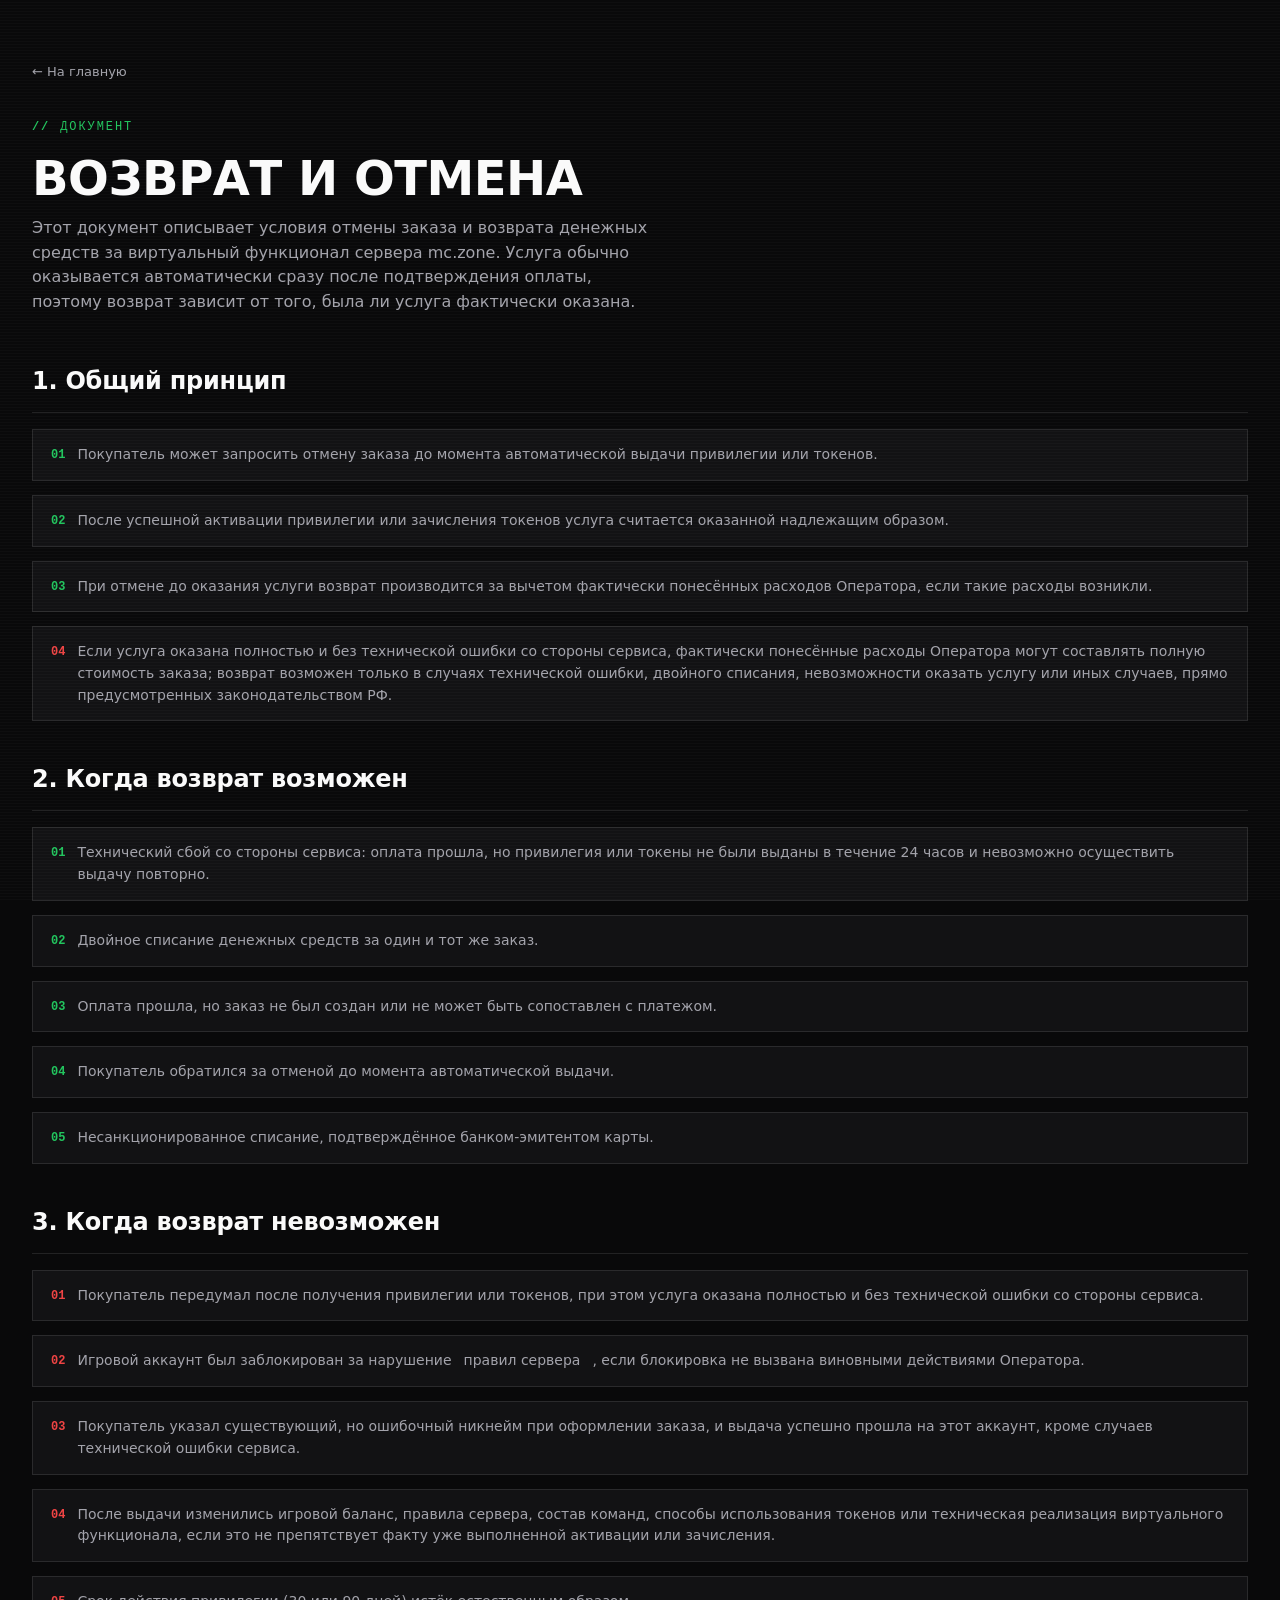
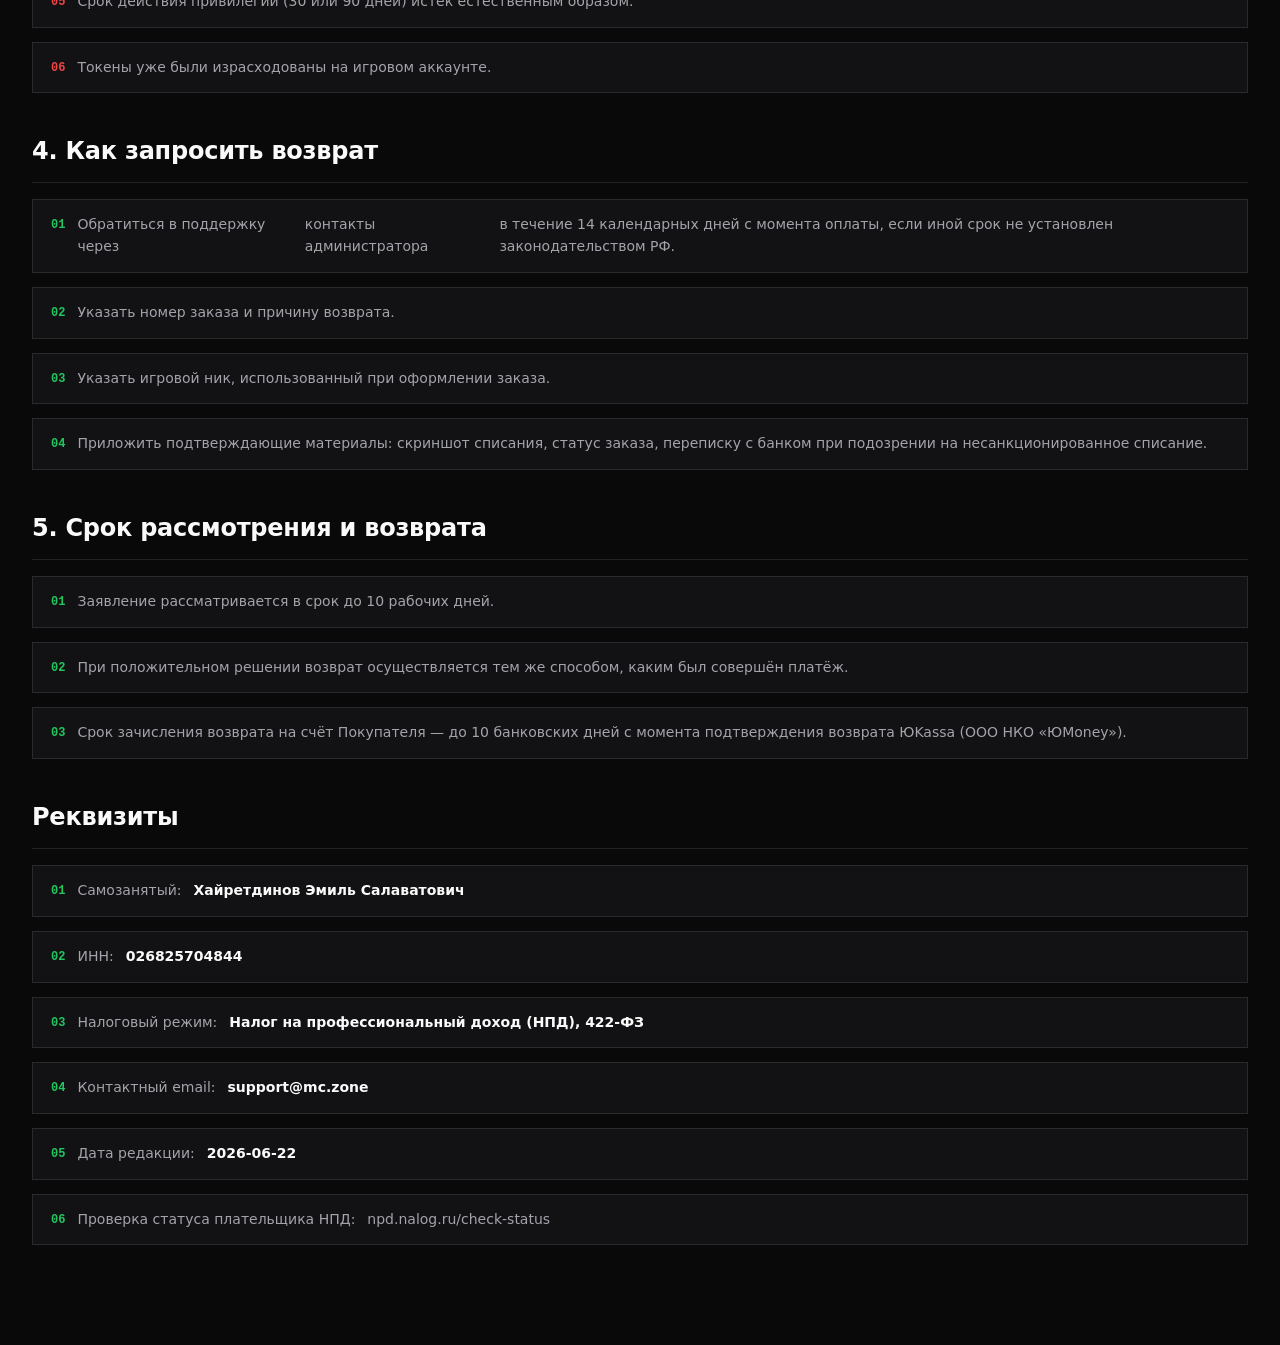
<file: refund.html>
<!doctype html>
<html lang="ru">
<head>
<meta charset="utf-8">
<meta name="viewport" content="width=device-width,initial-scale=1">
<meta name="theme-color" content="#0a0a0b">
<meta name="referrer" content="strict-origin-when-cross-origin">
<link rel="icon" type="image/png" sizes="32x32" href="/favicon-32.png">
<link rel="icon" type="image/png" sizes="192x192" href="/favicon-192.png">
<link rel="apple-touch-icon" href="/apple-touch-icon.png">
<link rel="stylesheet" href="/assets/app-52HLDW67.css">
<title>Возврат и отмена — mc.zone</title>
<meta name="description" content="В каких случаях возможен возврат за виртуальные привилегии и токены mc.zone, как и в какие сроки.">
<link rel="canonical" href="https://mc.zone/refund.html">
<meta property="og:type" content="website">
<meta property="og:site_name" content="mc.zone">
<meta property="og:image" content="https://mc.zone/og-image.png">
<meta property="og:image:width" content="1200">
<meta property="og:image:height" content="630">
<meta name="twitter:card" content="summary_large_image">
<meta name="twitter:image" content="https://mc.zone/og-image.png">
<meta property="og:title" content="Возврат и отмена — mc.zone">
<meta property="og:description" content="В каких случаях возможен возврат за виртуальные привилегии и токены mc.zone, как и в какие сроки.">
<meta property="og:url" content="https://mc.zone/refund.html">
</head>
<body>
<main class="rules-page">
  <div class="container">
    <a class="rules-back" href="/">← На главную</a>
    <div class="section-head align-left">
      <div class="section-eyebrow"><span></span>ДОКУМЕНТ</div>
      <h1 class="section-title">Возврат и отмена</h1>
      <p class="section-sub">Этот документ описывает условия отмены заказа и возврата денежных средств за виртуальный функционал сервера mc.zone. Услуга обычно оказывается автоматически сразу после подтверждения оплаты, поэтому возврат зависит от того, была ли услуга фактически оказана.</p>
    </div>
    <div class="rules-content">

      <div class="rules-section">
        <h2>1. Общий принцип</h2>
        <ol>
          <li>Покупатель может запросить отмену заказа до момента автоматической выдачи привилегии или токенов.</li>
          <li>После успешной активации привилегии или зачисления токенов услуга считается оказанной надлежащим образом.</li>
          <li>При отмене до оказания услуги возврат производится за вычетом фактически понесённых расходов Оператора, если такие расходы возникли.</li>
          <li class="forbidden">Если услуга оказана полностью и без технической ошибки со стороны сервиса, фактически понесённые расходы Оператора могут составлять полную стоимость заказа; возврат возможен только в случаях технической ошибки, двойного списания, невозможности оказать услугу или иных случаев, прямо предусмотренных законодательством РФ.</li>
        </ol>
      </div>
      <div class="rules-section">
        <h2>2. Когда возврат возможен</h2>
        <ol>
          <li class="allowed">Технический сбой со стороны сервиса: оплата прошла, но привилегия или токены не были выданы в течение 24 часов и невозможно осуществить выдачу повторно.</li>
          <li class="allowed">Двойное списание денежных средств за один и тот же заказ.</li>
          <li class="allowed">Оплата прошла, но заказ не был создан или не может быть сопоставлен с платежом.</li>
          <li class="allowed">Покупатель обратился за отменой до момента автоматической выдачи.</li>
          <li class="allowed">Несанкционированное списание, подтверждённое банком-эмитентом карты.</li>
        </ol>
      </div>
      <div class="rules-section">
        <h2>3. Когда возврат невозможен</h2>
        <ol>
          <li class="forbidden">Покупатель передумал после получения привилегии или токенов, при этом услуга оказана полностью и без технической ошибки со стороны сервиса.</li>
          <li class="forbidden">Игровой аккаунт был заблокирован за нарушение <a href="/rules.html">правил сервера</a>, если блокировка не вызвана виновными действиями Оператора.</li>
          <li class="forbidden">Покупатель указал существующий, но ошибочный никнейм при оформлении заказа, и выдача успешно прошла на этот аккаунт, кроме случаев технической ошибки сервиса.</li>
          <li class="forbidden">После выдачи изменились игровой баланс, правила сервера, состав команд, способы использования токенов или техническая реализация виртуального функционала, если это не препятствует факту уже выполненной активации или зачисления.</li>
          <li class="forbidden">Срок действия привилегии (30 или 90 дней) истёк естественным образом.</li>
          <li class="forbidden">Токены уже были израсходованы на игровом аккаунте.</li>
        </ol>
      </div>
      <div class="rules-section">
        <h2>4. Как запросить возврат</h2>
        <ol>
          <li>Обратиться в поддержку через <a href="/contacts.html">контакты администратора</a> в течение 14 календарных дней с момента оплаты, если иной срок не установлен законодательством РФ.</li>
          <li>Указать номер заказа и причину возврата.</li>
          <li>Указать игровой ник, использованный при оформлении заказа.</li>
          <li>Приложить подтверждающие материалы: скриншот списания, статус заказа, переписку с банком при подозрении на несанкционированное списание.</li>
        </ol>
      </div>
      <div class="rules-section">
        <h2>5. Срок рассмотрения и возврата</h2>
        <ol>
          <li>Заявление рассматривается в срок до 10 рабочих дней.</li>
          <li>При положительном решении возврат осуществляется тем же способом, каким был совершён платёж.</li>
          <li>Срок зачисления возврата на счёт Покупателя — до 10 банковских дней с момента подтверждения возврата ЮKassa (ООО НКО «ЮMoney»).</li>
        </ol>
      </div>

      <div class="rules-section">
        <h2>Реквизиты</h2>
        <ol>
          <li>Самозанятый: <strong>Хайретдинов Эмиль Салаватович</strong></li>
          <li>ИНН: <strong>026825704844</strong></li>
          <li>Налоговый режим: <strong>Налог на профессиональный доход (НПД), 422-ФЗ</strong></li>
          <li>Контактный email: <strong>support@mc.zone</strong></li>
          <li>Дата редакции: <strong>2026-06-22</strong></li>
          <li>Проверка статуса плательщика НПД: <a href="https://npd.nalog.ru/check-status/" target="_blank" rel="noopener noreferrer">npd.nalog.ru/check-status</a></li>
        </ol>
      </div>
    </div>
  </div>
</main>
</body>
</html>
</file>
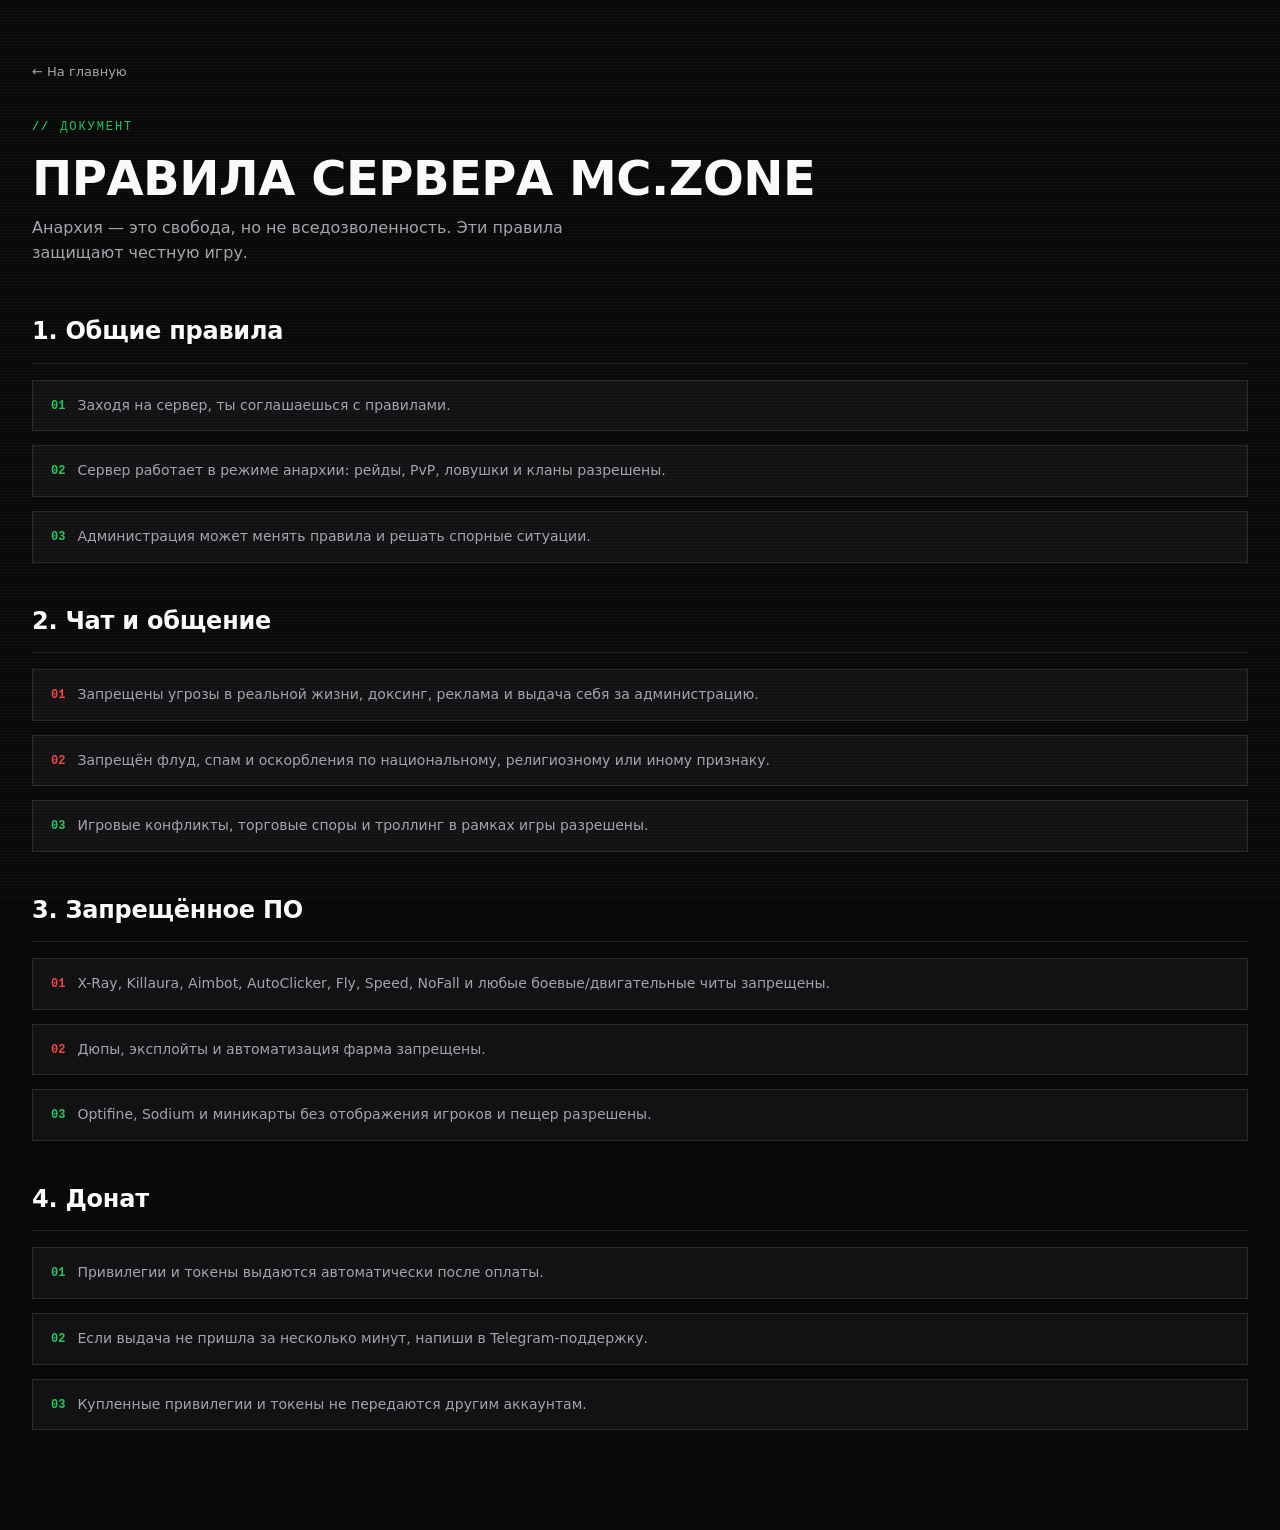
<file: rules.html>
<!doctype html>
<html lang="ru">
<head>
<meta charset="utf-8">
<meta name="viewport" content="width=device-width,initial-scale=1">
<meta name="theme-color" content="#0a0a0b">
<meta name="referrer" content="strict-origin-when-cross-origin">
<link rel="icon" type="image/png" sizes="32x32" href="/favicon-32.png">
<link rel="icon" type="image/png" sizes="192x192" href="/favicon-192.png">
<link rel="apple-touch-icon" href="/apple-touch-icon.png">
<link rel="stylesheet" href="/assets/app-52HLDW67.css">
<title>Правила сервера — mc.zone</title>
<meta name="description" content="Правила игры на сервере mc.zone: чат, запрещённое ПО, донат-привилегии и токены.">
<link rel="canonical" href="https://mc.zone/rules.html">
<meta property="og:type" content="website">
<meta property="og:site_name" content="mc.zone">
<meta property="og:image" content="https://mc.zone/og-image.png">
<meta property="og:image:width" content="1200">
<meta property="og:image:height" content="630">
<meta name="twitter:card" content="summary_large_image">
<meta name="twitter:image" content="https://mc.zone/og-image.png">
<meta property="og:title" content="Правила сервера mc.zone">
<meta property="og:description" content="Правила игры, чата, использования модификаций и доната на сервере mc.zone.">
<meta property="og:url" content="https://mc.zone/rules.html">
</head>
<body>
<main class="rules-page">
  <div class="container">
    <a class="rules-back" href="/">← На главную</a>
    <div class="section-head align-left">
      <div class="section-eyebrow"><span></span>ДОКУМЕНТ</div>
      <h1 class="section-title">Правила сервера mc.zone</h1>
      <p class="section-sub">Анархия — это свобода, но не вседозволенность. Эти правила защищают честную игру.</p>
    </div>
    <div class="rules-content">
      <div class="rules-section">
        <h2>1. Общие правила</h2>
        <ol>
          <li>Заходя на сервер, ты соглашаешься с правилами.</li>
          <li>Сервер работает в режиме анархии: рейды, PvP, ловушки и кланы разрешены.</li>
          <li>Администрация может менять правила и решать спорные ситуации.</li>
        </ol>
      </div>
      <div class="rules-section">
        <h2>2. Чат и общение</h2>
        <ol>
          <li class="forbidden">Запрещены угрозы в реальной жизни, доксинг, реклама и выдача себя за администрацию.</li>
          <li class="forbidden">Запрещён флуд, спам и оскорбления по национальному, религиозному или иному признаку.</li>
          <li class="allowed">Игровые конфликты, торговые споры и троллинг в рамках игры разрешены.</li>
        </ol>
      </div>
      <div class="rules-section">
        <h2>3. Запрещённое ПО</h2>
        <ol>
          <li class="forbidden">X-Ray, Killaura, Aimbot, AutoClicker, Fly, Speed, NoFall и любые боевые/двигательные читы запрещены.</li>
          <li class="forbidden">Дюпы, эксплойты и автоматизация фарма запрещены.</li>
          <li class="allowed">Optifine, Sodium и миникарты без отображения игроков и пещер разрешены.</li>
        </ol>
      </div>
      <div class="rules-section">
        <h2>4. Донат</h2>
        <ol>
          <li>Привилегии и токены выдаются автоматически после оплаты.</li>
          <li>Если выдача не пришла за несколько минут, напиши в Telegram-поддержку.</li>
          <li>Купленные привилегии и токены не передаются другим аккаунтам.</li>
        </ol>
      </div>
    </div>
  </div>
</main>
</body>
</html>
</file>
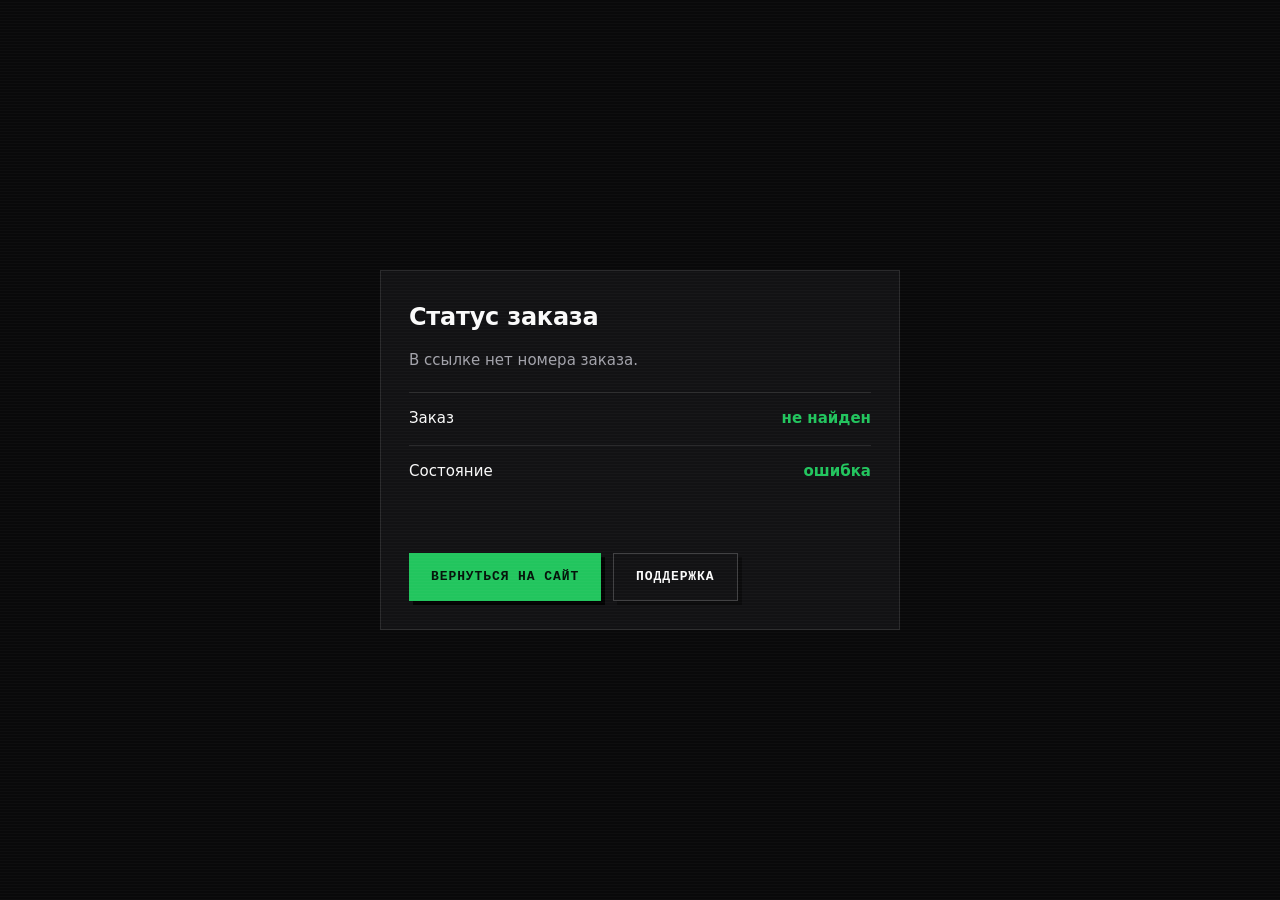
<file: thanks.html>
<!doctype html>
<html lang="ru">
<head>
<meta charset="utf-8">
<meta name="viewport" content="width=device-width,initial-scale=1">
<meta name="theme-color" content="#0a0a0b">
<meta name="referrer" content="strict-origin-when-cross-origin">
<link rel="icon" type="image/png" sizes="32x32" href="/favicon-32.png">
<link rel="icon" type="image/png" sizes="192x192" href="/favicon-192.png">
<link rel="apple-touch-icon" href="/apple-touch-icon.png">
<link rel="stylesheet" href="/assets/app-52HLDW67.css">
<title>mc.zone — статус заказа</title>
<meta name="description" content="Проверка статуса заказа на сервере mc.zone.">
<meta name="robots" content="noindex">
<script>window.MCZONE_API_BASE="https://api.mc.zone"</script>
<script type="module" src="/assets/thanks-TP32NTUH.js"></script>
</head>
<body>
<main class="thanks-page">
  <section class="thanks-card">
    <h1 class="thanks-title">Статус заказа</h1>
    <p class="thanks-text" id="message">Проверяем оплату и выдачу на сервере.</p>
    <div class="thanks-status">
      <span>Заказ</span>
      <strong id="order">...</strong>
    </div>
    <div class="thanks-status">
      <span>Состояние</span>
      <strong id="status">...</strong>
    </div>
    <p class="thanks-error" id="error"></p>
    <div class="thanks-actions">
      <a class="btn-primary" href="/">Вернуться на сайт</a>
      <a class="btn-ghost" href="https://t.me/play_mczone" target="_blank" rel="noopener noreferrer">Поддержка</a>
    </div>
  </section>
</main>
</body>
</html>
</file>
<file: assets/app-52HLDW67.css>
:root{--bg: #09090a;--bg-2: #0e0e10;--card: #121214;--card-2: #18181b;--line: rgba(255, 255, 255, .1);--line-2: rgba(255, 255, 255, .2);--text: #fafafa;--text-mid: #a3a3ab;--text-dim: #6e6e77;--accent: #22c55e;--accent-2: #54f08a;--accent-ink: #04130a;--accent-glow: rgba(34, 197, 94, .35);--warn: #f59e0b;--danger: #ef4444;--danger-soft: #fca5a5;--r-sm: 0;--r-md: 0;--r-lg: 0;--r-xl: 0;--shadow-card: 8px 8px 0 rgba(0, 0, 0, .45);--shadow-btn: 4px 4px 0 rgba(0, 0, 0, .85);--shadow-btn-up: 6px 6px 0 rgba(0, 0, 0, .85);--font-display: "Arial Black", "Archivo Black", "Segoe UI", system-ui, -apple-system, sans-serif;--font-body: system-ui, -apple-system, "Segoe UI", Roboto, sans-serif;--font-mono: "JetBrains Mono", "Cascadia Mono", "SF Mono", Consolas, "Liberation Mono", monospace;--maxw: 1280px}*{box-sizing:border-box}html,body{margin:0;padding:0}html{overflow-x:hidden;overflow-x:clip}body{background:var(--bg);color:var(--text);font-family:var(--font-body);font-size:15px;line-height:1.55;-webkit-font-smoothing:antialiased;text-rendering:optimizeLegibility;overflow-x:hidden;overflow-x:clip}a{color:inherit;text-decoration:none}button{font:inherit;color:inherit;background:none;border:0;cursor:pointer}input{font:inherit}code{font-family:var(--font-mono)}body:after{content:"";position:fixed;inset:0;z-index:2147483647;pointer-events:none;background:repeating-linear-gradient(0deg,rgba(255,255,255,.022) 0 1px,transparent 1px 3px)}::selection{background:var(--accent);color:#0a0a0b}:focus-visible{outline:2px solid var(--accent);outline-offset:2px}@media(prefers-reduced-motion:reduce){*,*:before,*:after{animation-duration:.001ms!important;animation-iteration-count:1!important;transition-duration:.001ms!important;scroll-behavior:auto!important}}.container{max-width:var(--maxw);margin:0 auto;padding:0 32px}.btn-primary,.btn-ghost{display:inline-flex;align-items:center;gap:8px;padding:13px 22px;font-family:var(--font-mono);font-weight:700;font-size:13px;text-transform:uppercase;letter-spacing:.07em;transition:transform .12s ease,background .15s ease,color .15s ease,border-color .15s ease,box-shadow .12s ease;white-space:nowrap}.btn-primary{background:var(--accent);color:var(--accent-ink);box-shadow:var(--shadow-btn)}.btn-primary:hover{background:var(--accent-2);transform:translate(-2px,-2px);box-shadow:var(--shadow-btn-up)}.btn-primary:active{transform:translate(2px,2px);box-shadow:0 0 #000000d9}.btn-primary:disabled{opacity:.4;cursor:not-allowed;transform:none!important;box-shadow:var(--shadow-btn)!important}.btn-ghost{background:transparent;color:var(--text);border:1px solid var(--line-2);box-shadow:4px 4px #0006}.btn-ghost:hover{border-color:var(--accent);color:var(--accent-2);transform:translate(-2px,-2px);box-shadow:6px 6px #0006}.btn-ghost:active{transform:translate(2px,2px);box-shadow:0 0 #0006}.btn-sm{padding:8px 14px;font-size:12px}.btn-lg{padding:17px 26px;font-size:14px}.btn-block{width:100%;justify-content:center}.accent{color:var(--accent)}.site-header{position:sticky;top:0;z-index:50;backdrop-filter:blur(14px);-webkit-backdrop-filter:blur(14px);background:#0a0a0bb3;border-bottom:1px solid transparent;transition:border-color .2s ease,background .2s ease}.site-header.scrolled{background:#0a0a0bd9;border-bottom-color:var(--line)}.header-inner{max-width:var(--maxw);margin:0 auto;padding:16px 32px;display:flex;align-items:center;gap:32px}.brand{display:inline-flex;align-items:center;gap:12px;color:var(--text)}.brand-text{display:flex;flex-direction:column;line-height:1}.brand-name{font-family:var(--font-display);font-weight:900;font-size:16px;letter-spacing:.06em}.header-nav{display:flex;align-items:center;gap:4px;margin-left:auto}.nav-link{padding:8px 14px;font-family:var(--font-mono);font-size:13px;text-transform:uppercase;letter-spacing:.05em;color:var(--text-mid);transition:color .15s ease,background .15s ease,box-shadow .15s ease}.nav-link:hover{color:var(--text);background:#ffffff0a}.nav-link.active{color:var(--accent-2);background:#22c55e0f;box-shadow:inset 0 -2px 0 var(--accent)}.header-actions{display:flex;align-items:center;gap:8px}.burger{display:none;flex-direction:column;justify-content:center;gap:4px;width:40px;height:40px;background:transparent;border:1px solid var(--line);cursor:pointer;padding:0 10px}.burger span{display:block;height:2px;width:100%;background:var(--text);transition:transform .25s ease,opacity .15s ease}.burger.open span:nth-child(1){transform:translateY(6px) rotate(45deg)}.burger.open span:nth-child(2){opacity:0}.burger.open span:nth-child(3){transform:translateY(-6px) rotate(-45deg)}.mobile-menu{position:fixed;inset:0;background:#0009;backdrop-filter:blur(6px);z-index:90;opacity:0;pointer-events:none;transition:opacity .2s ease,visibility 0s linear .2s;overflow:hidden;visibility:hidden}.mobile-menu.open{opacity:1;pointer-events:auto;visibility:visible;transition:opacity .2s ease,visibility 0s linear 0s}.mobile-menu-inner{position:absolute;top:0;right:0;bottom:0;width:84%;max-width:360px;background:var(--bg-2);border-left:1px solid var(--line);padding:80px 20px 20px;display:flex;flex-direction:column;gap:20px;transform:translate(100%);transition:transform .3s cubic-bezier(.4,0,.2,1);overflow-y:auto}.mobile-menu.open .mobile-menu-inner{transform:translate(0)}.mobile-nav{display:flex;flex-direction:column;gap:6px}.mobile-nav-link{display:flex;align-items:center;justify-content:space-between;padding:14px 16px;font-size:16px;font-weight:500;color:var(--text);background:transparent;border:1px solid var(--line);cursor:pointer;transition:all .15s ease}.mobile-nav-link:hover{background:#ffffff0a}.mobile-nav-link.active{background:#22c55e14;border-color:var(--accent);color:var(--accent)}.mobile-menu-actions{display:flex;flex-direction:column;gap:10px;margin-top:auto}.hero{position:relative;padding:80px 0 0;overflow:hidden}.hero-bg{position:absolute;inset:0;pointer-events:none}.hero-grid{position:absolute;inset:-1px;background-image:linear-gradient(rgba(255,255,255,.04) 1px,transparent 1px),linear-gradient(90deg,rgba(255,255,255,.04) 1px,transparent 1px);background-size:48px 48px;mask-image:radial-gradient(ellipse 90% 70% at 50% 20%,black 20%,transparent 75%);-webkit-mask-image:radial-gradient(ellipse 90% 70% at 50% 20%,black 20%,transparent 75%)}.hero-vignette{position:absolute;inset:0;background:radial-gradient(ellipse 50% 35% at 72% 30%,var(--accent-glow),transparent 65%);opacity:.3}.hero-inner{position:relative;max-width:var(--maxw);margin:0 auto;padding:56px 32px 72px;display:grid;grid-template-columns:1.1fr 1fr;gap:60px;align-items:center}@keyframes hero-rise{0%{opacity:0;transform:translateY(14px)}to{opacity:1;transform:translateY(0)}}.hero-left>*{animation:hero-rise .5s cubic-bezier(.2,.8,.2,1) both}.hero-left>*:nth-child(1){animation-delay:.05s}.hero-left>*:nth-child(2){animation-delay:.12s}.hero-left>*:nth-child(3){animation-delay:.2s}.hero-left>*:nth-child(4){animation-delay:.28s}.hero-left>*:nth-child(5){animation-delay:.36s}.hero-left>*:nth-child(6){animation-delay:.44s}.hero-right{animation:hero-rise .6s .2s cubic-bezier(.2,.8,.2,1) both}.hero-eyebrow{display:inline-flex;align-items:center;gap:10px;padding:8px 14px;background:#22c55e12;border:1px solid rgba(34,197,94,.3);border-left:4px solid var(--accent);font-family:var(--font-mono);font-size:12px;text-transform:uppercase;letter-spacing:.1em;color:var(--accent-2);font-weight:500;width:fit-content}.status-dot{width:8px;height:8px;background:var(--accent);box-shadow:0 0 10px var(--accent);animation:pulse 1.6s ease-in-out infinite}@keyframes pulse{0%,to{opacity:1}50%{opacity:.4}}.hero-title{font-family:var(--font-display);font-size:clamp(44px,5.6vw,76px);line-height:1.02;font-weight:900;letter-spacing:-.01em;text-transform:uppercase;margin:26px 0 20px;text-wrap:balance}.hero-title .accent{background:var(--accent);color:var(--accent-ink);padding:0 .14em;-webkit-box-decoration-break:clone;box-decoration-break:clone;box-shadow:6px 6px #0000008c}.hero-sub{font-size:17px;line-height:1.55;color:var(--text-mid);max-width:540px;margin:0 0 30px}.hero-ip{display:flex;align-items:center;gap:16px;margin-bottom:26px;flex-wrap:wrap}.ip-card{display:inline-flex;align-items:center;gap:16px;padding:13px 14px 13px 18px;background:#050505;border:1px solid rgba(34,197,94,.4);box-shadow:var(--shadow-btn);cursor:pointer;transition:transform .12s ease,box-shadow .12s ease,border-color .15s ease;text-align:left}.ip-card:hover{border-color:var(--accent);transform:translate(-2px,-2px);box-shadow:var(--shadow-btn-up)}.ip-card:active{transform:translate(2px,2px);box-shadow:0 0 #000000d9}.ip-label{font-size:11px;color:var(--text-dim);font-family:var(--font-mono);text-transform:uppercase;letter-spacing:.1em}.ip-value{font-family:var(--font-mono);font-size:16px;color:var(--accent-2);font-weight:600}.ip-value:before{content:"> ";color:var(--text-dim)}.ip-value:after{content:"\258d";color:var(--accent);animation:ip-blink 1.1s steps(1) infinite}@keyframes ip-blink{50%{opacity:0}}.ip-copy{display:inline-flex;align-items:center;gap:6px;padding:6px 10px;background:#ffffff0f;font-family:var(--font-mono);font-size:11px;text-transform:uppercase;letter-spacing:.06em;color:var(--text-mid);font-weight:500}.ip-card:hover .ip-copy{background:var(--accent);color:var(--accent-ink)}.ip-meta{display:flex;gap:24px;font-size:12px}.ip-meta>div{display:flex;flex-direction:column;gap:2px}.meta-label{color:var(--text-dim);font-family:var(--font-mono);text-transform:uppercase;letter-spacing:.08em;font-size:10px}.meta-value{color:var(--text);font-weight:600}.hero-ctas{display:flex;gap:14px;margin-bottom:0;flex-wrap:wrap}.hero-cta-note{display:inline-flex;align-items:center;gap:8px;margin:16px 0 0;font-family:var(--font-mono);font-size:12px;color:var(--text-mid)}.hero-cta-note svg{color:var(--accent);flex-shrink:0}.hero-right{position:relative;display:flex;flex-direction:column;align-items:center;gap:24px}.hero-logo-wrap{position:relative;display:grid;place-items:center;width:100%;height:420px}.hero-logo-glow{position:absolute;inset:50px;background:radial-gradient(circle,var(--accent-glow) 0%,transparent 65%);filter:blur(40px);z-index:0;opacity:.7}.hero-logo-wrap:before,.hero-logo-wrap:after{content:"";position:absolute;width:56px;height:56px;z-index:2;pointer-events:none}.hero-logo-wrap:before{top:36px;left:36px;border-top:2px solid var(--accent);border-left:2px solid var(--accent)}.hero-logo-wrap:after{bottom:36px;right:36px;border-bottom:2px solid var(--accent);border-right:2px solid var(--accent)}.hero-logo-wrap>img{position:relative;z-index:1;filter:drop-shadow(0 20px 40px rgba(34,197,94,.2));animation:floaty 6s ease-in-out infinite}@keyframes floaty{0%,to{transform:translateY(0)}50%{transform:translateY(-10px)}}.hero-logo-floor{position:absolute;bottom:30px;left:50%;transform:translate(-50%);width:280px;height:30px;background:radial-gradient(ellipse,rgba(0,0,0,.7),transparent 70%);filter:blur(8px);z-index:0}.hero-chips{display:flex;gap:8px;flex-wrap:wrap;justify-content:center}.chip{display:inline-flex;align-items:center;gap:8px;padding:7px 14px;font-family:var(--font-mono);font-size:11px;text-transform:uppercase;letter-spacing:.06em;background:#ffffff08;border:1px solid var(--line);color:var(--text-mid)}.chip-dot{width:6px;height:6px}.hero-tape{position:relative;background:var(--accent);border-top:3px solid #000;border-bottom:3px solid #000;transform:rotate(-1deg) scale(1.02);overflow:hidden;user-select:none}.hero-tape-track{display:inline-flex;white-space:nowrap;animation:tape-scroll 28s linear infinite}.hero-tape-half{display:inline-flex;align-items:center;flex-shrink:0;padding:9px 0}.hero-tape-half span{font-family:var(--font-display);font-weight:900;font-size:14px;text-transform:uppercase;letter-spacing:.12em;color:var(--accent-ink);padding:0 18px}.hero-tape-half span:after{content:"\2715";margin-left:36px;opacity:.55}@keyframes tape-scroll{to{transform:translate(-50%)}}.features{padding:80px 0}.features-grid{display:grid;grid-template-columns:repeat(4,1fr);gap:16px;counter-reset:feat}.feature-card{position:relative;padding:28px;background:var(--card);border:1px solid var(--line);transition:border-color .15s ease,transform .15s ease,box-shadow .15s ease}.feature-card:after{counter-increment:feat;content:"0" counter(feat);position:absolute;top:16px;right:18px;font-family:var(--font-mono);font-size:12px;color:var(--text-dim);letter-spacing:.08em}.feature-card:hover{border-color:var(--accent);transform:translate(-2px,-2px);box-shadow:6px 6px #00000073}.feature-icon{display:inline-flex;align-items:center;justify-content:center;width:44px;height:44px;background:#22c55e14;border:1px solid rgba(34,197,94,.35);color:var(--accent);margin-bottom:20px}.feature-title{font-family:var(--font-display);font-size:17px;font-weight:600;margin:0 0 8px;letter-spacing:-.01em}.feature-desc{font-size:14px;color:var(--text-mid);line-height:1.55;margin:0}.section-head{margin-bottom:48px}.section-head.align-center{text-align:center}.section-head.align-center .section-eyebrow,.section-head.align-center .section-sub{margin-left:auto;margin-right:auto}.section-head.align-left{text-align:left}.section-eyebrow{display:inline-flex;align-items:center;gap:10px;font-size:12px;color:var(--accent);font-family:var(--font-mono);letter-spacing:.16em;text-transform:uppercase;font-weight:500}.section-eyebrow:before{content:"//";color:var(--accent);font-weight:700}.section-eyebrow span{display:none}.section-title{font-family:var(--font-display);font-size:clamp(30px,3.8vw,48px);font-weight:900;text-transform:uppercase;letter-spacing:-.01em;line-height:1.05;margin:16px 0 12px;text-wrap:balance}.section-sub{font-size:16px;color:var(--text-mid);max-width:620px;margin:0;line-height:1.55}.howto{padding:80px 0;background:var(--bg-2);border-top:1px solid var(--line);border-bottom:1px solid var(--line)}.howto-grid{margin-top:40px;display:grid;grid-template-columns:repeat(3,1fr);gap:16px;position:relative}.howto-grid:before{content:"";position:absolute;top:64px;left:16%;right:16%;height:1px;background:repeating-linear-gradient(90deg,var(--line) 0 6px,transparent 6px 12px);z-index:0}.howto-card{position:relative;z-index:1;padding:28px;background:var(--card);border:1px solid var(--line);transition:all .15s ease}.howto-card:hover{border-color:var(--accent);transform:translate(-2px,-2px);box-shadow:6px 6px #00000073}.howto-num{display:inline-grid;place-items:center;width:56px;height:56px;font-family:var(--font-display);font-size:22px;font-weight:900;color:var(--accent-ink);background:var(--accent);box-shadow:4px 4px #0000008c;margin-bottom:20px;letter-spacing:-.02em}.howto-title{font-family:var(--font-display);font-size:18px;font-weight:600;margin:0 0 10px;letter-spacing:-.01em;line-height:1.25}.howto-desc{font-size:14px;color:var(--text-mid);line-height:1.55;margin:0}.howto-cta{display:flex;justify-content:center;gap:12px;flex-wrap:wrap;margin-top:32px}.shop{padding:80px 0 100px}.shop-grid{display:grid;grid-template-columns:360px 1fr;gap:16px;align-items:start}.shop-panel{background:var(--card);border:1px solid var(--line);box-shadow:var(--shadow-card);padding:24px}.shop-list{position:sticky;top:88px}.shop-panel-head{display:flex;align-items:center;justify-content:space-between;margin-bottom:18px;gap:12px;flex-wrap:wrap}.panel-label{font-family:var(--font-mono);font-size:11px;color:var(--text-dim);text-transform:uppercase;letter-spacing:.14em}.panel-count{font-size:12px;color:var(--text-mid)}.priv-rows{display:flex;flex-direction:column;gap:4px;max-height:720px;overflow-y:auto;padding-right:4px}.priv-rows::-webkit-scrollbar{width:6px}.priv-rows::-webkit-scrollbar-thumb{background:var(--line-2)}.priv-row{display:grid;grid-template-columns:50px 1fr auto auto;gap:12px;align-items:center;padding:10px 12px;background:transparent;border:1px solid transparent;text-align:left;transition:all .15s ease;cursor:pointer;position:relative}.priv-row:hover{background:#ffffff06;border-color:var(--line)}.priv-row.selected{background:#ffffff0a;border-color:var(--line-2)}.priv-row.selected:before{content:"";position:absolute;left:-1px;top:-1px;bottom:-1px;width:4px;background:var(--rank-color)}.priv-row-icon{display:grid;place-items:center;width:50px;height:50px;background:#ffffff08}.priv-row-name{display:flex;flex-direction:column;gap:3px;min-width:0}.priv-row-title{display:flex;align-items:center;gap:6px;font-family:var(--font-display);font-weight:600;font-size:14px;letter-spacing:.02em;color:var(--text)}.priv-row-tag{font-size:10px;color:var(--text-dim);font-family:var(--font-mono);text-transform:uppercase;letter-spacing:.1em}.priv-row-badge{display:inline-flex;align-items:center;gap:3px;padding:2px 5px;background:var(--accent);color:#062013;font-family:var(--font-mono);font-size:9px;font-weight:700;letter-spacing:.1em}.priv-row-price{display:flex;align-items:baseline;gap:3px;font-variant-numeric:tabular-nums}.priv-row-price-label{font-size:9px;color:var(--text-dim);text-transform:uppercase;letter-spacing:.1em;margin-right:2px}.priv-row-price-value{font-family:var(--font-display);font-weight:600;font-size:15px;color:var(--text)}.priv-row-price-cur{font-size:11px;color:var(--text-mid)}.priv-row-arrow{color:var(--text-dim);transition:all .15s ease}.priv-row:hover .priv-row-arrow{color:var(--text);transform:translate(2px)}.priv-row.selected .priv-row-arrow{color:var(--rank-color)}.shop-detail{padding:28px;min-height:600px}.period-tabs{display:inline-flex;background:#ffffff0a;border:1px solid var(--line);padding:4px;gap:2px}.period-tab{display:flex;flex-direction:column;align-items:center;gap:2px;padding:8px 16px;font-family:var(--font-mono);font-size:12px;font-weight:500;text-transform:uppercase;letter-spacing:.05em;color:var(--text-mid);transition:all .15s ease}.period-tab small{font-size:9px;line-height:1.1;color:var(--text-dim);letter-spacing:.04em;text-transform:none;white-space:nowrap}.period-tab:hover{color:var(--text)}.period-tab.active{background:var(--accent);color:var(--accent-ink);font-weight:700}.period-tab.active small{color:#04130ab8}.detail-hero{display:flex;align-items:center;gap:24px;padding:24px;margin-bottom:24px;background:linear-gradient(135deg,#ffffff08,#fff0);border:1px solid var(--line);position:relative;overflow:hidden}.detail-hero-icon{position:relative;width:84px;height:84px;display:grid;place-items:center;flex-shrink:0}.detail-hero-glow{position:absolute;inset:-20px;z-index:0;filter:blur(12px)}.detail-hero-icon svg{position:relative;z-index:1}.detail-hero-text{display:flex;flex-direction:column;gap:4px;min-width:0}.detail-hero-tag{font-size:11px;font-family:var(--font-mono);text-transform:uppercase;letter-spacing:.14em;font-weight:600}.detail-hero-title{font-family:var(--font-display);font-size:32px;font-weight:700;letter-spacing:.02em;margin:0;line-height:1}.detail-hero-bonus{display:inline-flex;align-items:center;gap:8px;font-size:13px;color:var(--text-mid);margin:4px 0 0}.detail-perks{display:grid;grid-template-columns:1.3fr 1fr;gap:32px;margin-bottom:28px;padding-bottom:28px;border-bottom:1px dashed var(--line)}.perks-col-title{font-size:11px;font-family:var(--font-mono);text-transform:uppercase;letter-spacing:.14em;color:var(--text-dim);margin-bottom:14px}.perk-list{list-style:none;padding:0;margin:0;display:flex;flex-direction:column;gap:8px}.perk-item{display:flex;align-items:baseline;gap:8px;font-size:13px;color:var(--text-mid);flex-wrap:wrap}.perk-bullet{font-weight:700}.perk-cmd{font-family:var(--font-mono);font-size:12px;font-weight:600;background:#ffffff0a;padding:2px 6px}.perk-arrow{color:var(--text-dim)}.perk-desc{color:var(--text-mid)}.stat-list{list-style:none;padding:0;margin:0;display:flex;flex-direction:column;gap:10px}.stat-list li{display:flex;justify-content:space-between;align-items:center;font-size:13px;color:var(--text-mid);padding-bottom:8px;border-bottom:1px dashed var(--line)}.stat-list li:last-child{border-bottom:0}.stat-list strong{color:var(--text);font-weight:600;font-family:var(--font-mono);font-size:12px}.stat-list .stat-extra{display:flex;align-items:center;gap:8px;justify-content:flex-start;color:var(--accent);font-weight:500;padding-top:4px}.stat-list .stat-extra strong{color:var(--accent)}.upgrade-hint{width:100%;display:grid;grid-template-columns:1fr auto;gap:16px;align-items:center;padding:14px 18px;margin-bottom:20px;background:linear-gradient(90deg,#ffffff08,#ffffff0f);border:1px dashed var(--line-2);text-align:left;cursor:pointer;transition:all .2s ease}.upgrade-hint:hover{background:linear-gradient(90deg,#ffffff0d,#ffffff14);border-color:var(--accent);transform:translateY(-1px)}.upgrade-hint-left{display:flex;flex-direction:column;gap:6px;min-width:0}.upgrade-hint-label{display:inline-flex;align-items:center;gap:6px;font-family:var(--font-mono);font-size:10px;font-weight:600;text-transform:uppercase;letter-spacing:.14em;color:var(--text-dim)}.upgrade-hint-bar{height:6px;background:#ffffff0f;overflow:hidden}.upgrade-hint-fill{height:100%;transition:width .35s cubic-bezier(.2,.8,.2,1)}.upgrade-hint-text{font-size:13px;color:var(--text-mid)}.upgrade-hint-text strong{font-weight:700}.upgrade-hint-arrow{transition:transform .2s ease}.upgrade-hint:hover .upgrade-hint-arrow{transform:translate(3px)}.checkout{display:flex;flex-direction:column;gap:16px}.checkout-inputs-grid{display:grid;grid-template-columns:1fr 1fr;gap:14px}.input-field{display:flex;flex-direction:column;gap:6px}.input-field>span{display:inline-flex;align-items:center;gap:6px;font-size:11px;font-family:var(--font-mono);text-transform:uppercase;letter-spacing:.1em;color:var(--text-dim)}.input-field input{padding:12px 14px;background:#ffffff08;border:1px solid var(--line);color:var(--text);font-size:14px;outline:none;transition:all .15s ease}.input-field input:focus{border-color:var(--accent);background:#22c55e0a}.field-hint{margin-top:2px;font-size:12px;line-height:1.35;color:var(--text-mid)}.field-hint.ok{color:var(--accent)}.field-hint.bad{color:var(--danger-soft)}.agree{display:flex;align-items:flex-start;gap:10px;cursor:pointer;user-select:none;font-size:12px;color:var(--text-mid);line-height:1.5}.agree input{display:none}.agree-box{flex-shrink:0;width:18px;height:18px;border:1px solid var(--line-2);background:#ffffff08;display:grid;place-items:center;color:transparent;transition:all .15s ease;margin-top:1px}.agree input:checked+.agree-box{background:var(--accent);border-color:var(--accent);color:#062013}.agree-text a{color:var(--text);border-bottom:1px dashed var(--line-2);transition:color .15s ease,border-color .15s ease}.agree-text a:hover{color:var(--accent);border-color:var(--accent)}.checkout-pay{display:grid;grid-template-columns:1fr auto;gap:16px;align-items:center;padding:20px 24px;background:#ffffff06;border:1px solid var(--line)}.checkout-price-line{display:flex;align-items:baseline;gap:10px}.checkout-price-label{font-size:12px;color:var(--text-dim);font-family:var(--font-mono);text-transform:uppercase;letter-spacing:.12em}.checkout-price-value{font-family:var(--font-display);font-size:38px;font-weight:700;letter-spacing:-.02em;line-height:1;margin-top:6px}.checkout-price-value span{font-size:18px;color:var(--text-mid);font-weight:500;margin-left:4px}.btn-checkout{padding:18px 28px;font-size:15px}.pay-methods{display:flex;align-items:center;flex-wrap:wrap;gap:8px;font-size:12px;color:var(--text-dim)}.pay-pill{padding:4px 10px;background:#ffffff0a;border:1px solid var(--line);font-size:11px;font-family:var(--font-mono);letter-spacing:.04em;color:var(--text-mid)}.tokens{padding:80px 0;background:linear-gradient(180deg,var(--bg) 0%,var(--bg-2) 50%,var(--bg) 100%)}.token-builder{display:grid;grid-template-columns:1.4fr 1fr;gap:16px;margin-top:40px;align-items:stretch}.token-builder-left,.token-builder-right{background:var(--card);border:1px solid var(--line);box-shadow:var(--shadow-card);padding:32px}.token-amount-display{display:flex;align-items:center;gap:24px;padding-bottom:28px;border-bottom:1px dashed var(--line);margin-bottom:28px}.token-coin-big{position:relative;width:96px;height:96px;background:linear-gradient(135deg,#fcd34d,#f59e0b 55%,#d97706);border:3px solid #78350f;display:grid;place-items:center;font-size:48px;color:#0000008c;font-weight:800;box-shadow:8px 8px #00000080,inset 0 6px #ffffff40,inset 0 -6px #00000040;flex-shrink:0;animation:coin-spin 8s linear infinite}@keyframes coin-spin{0%,to{transform:rotateY(0)}50%{transform:rotateY(180deg)}}.token-amount-text{display:flex;flex-direction:column;gap:4px;min-width:0}.token-amount-num{font-family:var(--font-display);font-size:56px;font-weight:700;letter-spacing:-.03em;line-height:1;color:var(--text);font-variant-numeric:tabular-nums}.token-amount-label{font-size:14px;color:var(--text-mid)}.token-amount-bonus{display:inline-flex;align-items:center;gap:6px;padding:6px 12px;background:#22c55e1a;color:var(--accent);font-size:13px;font-weight:500;width:fit-content;margin-top:6px}.token-use-cases{display:grid;grid-template-columns:repeat(3,1fr);gap:8px;margin:-8px 0 28px}.token-use-case{padding:12px;background:#ffffff06;border:1px solid var(--line)}.token-use-case span{display:block;margin-bottom:4px;font-family:var(--font-mono);font-size:10px;color:var(--accent);text-transform:uppercase;letter-spacing:.12em}.token-use-case strong{display:block;font-size:12px;line-height:1.35;color:var(--text-mid);font-weight:500}.token-slider-wrap{margin-bottom:24px}.token-slider-head{display:flex;align-items:center;justify-content:space-between;margin-bottom:14px;font-size:12px;font-family:var(--font-mono);text-transform:uppercase;letter-spacing:.12em;color:var(--text-dim)}.token-rub-input{display:inline-flex;align-items:baseline;gap:4px;background:#ffffff0a;border:1px solid var(--line);padding:6px 12px}.token-rub-input input{background:transparent;border:0;outline:0;width:90px;text-align:right;font-family:var(--font-display);font-weight:700;font-size:18px;color:var(--text);-moz-appearance:textfield}.token-rub-input input::-webkit-outer-spin-button,.token-rub-input input::-webkit-inner-spin-button{-webkit-appearance:none;margin:0}.token-rub-input span{font-size:14px;color:var(--text-mid)}.token-slider{-webkit-appearance:none;appearance:none;width:100%;height:8px;background:#ffffff14;outline:none;cursor:pointer}.token-slider::-webkit-slider-thumb{-webkit-appearance:none;appearance:none;width:22px;height:22px;background:var(--accent);border:2px solid #000;cursor:pointer;box-shadow:3px 3px #0009;transition:transform .15s ease}.token-slider::-webkit-slider-thumb:hover{transform:scale(1.12)}.token-slider::-moz-range-thumb{width:22px;height:22px;border-radius:0;background:var(--accent);border:2px solid #000;cursor:pointer;box-shadow:3px 3px #0009}.token-slider-marks{position:relative;height:14px;margin-top:8px;font-size:11px;font-family:var(--font-mono);color:var(--text-dim)}.token-slider-marks span{position:absolute;top:0;transform:translate(-50%);white-space:nowrap}.token-slider-marks span:first-child{transform:translate(0)}.token-slider-marks span:last-child{transform:translate(-100%)}.token-packs-head{font-size:12px;font-family:var(--font-mono);text-transform:uppercase;letter-spacing:.12em;color:var(--text-dim);margin:24px 0 14px}.token-presets{display:grid;grid-template-columns:repeat(3,1fr);gap:12px 8px}.token-preset{position:relative;display:flex;flex-direction:column;align-items:flex-start;gap:4px;padding:14px;background:#ffffff06;border:1px solid var(--line);text-align:left;cursor:pointer;transition:all .15s ease}.token-preset:hover{border-color:var(--line-2);background:#ffffff0a;transform:translate(-2px,-2px);box-shadow:4px 4px #00000073}.token-preset.active{border-color:var(--accent);background:#22c55e0f;box-shadow:4px 4px #00000073}.preset-rub{font-family:var(--font-display);font-weight:700;font-size:18px;color:var(--text)}.preset-tokens{font-size:12px;color:var(--text-mid);font-family:var(--font-mono)}.preset-bonus{font-size:11px;color:var(--accent);font-weight:500}.preset-badge{position:absolute;top:-9px;right:10px;padding:2px 8px;background:var(--accent);color:#062013;font-family:var(--font-mono);font-size:9px;font-weight:700;letter-spacing:.1em;text-transform:uppercase}.token-summary{display:flex;flex-direction:column;gap:18px;height:100%}.token-summary-title{font-family:var(--font-display);font-size:20px;font-weight:900;text-transform:uppercase;letter-spacing:0;margin:0}.token-summary-rows{display:flex;flex-direction:column;gap:10px;padding:16px 18px;background:#ffffff06}.summary-row{display:flex;justify-content:space-between;align-items:center;font-size:13px;color:var(--text-mid)}.summary-row strong{color:var(--text);font-weight:600;font-family:var(--font-mono);font-size:13px}.summary-row.total{padding-top:10px;border-top:1px dashed var(--line);font-size:14px}.summary-row.total strong{font-size:15px;color:var(--accent);font-family:var(--font-display)}.token-input-stack{display:flex;flex-direction:column;gap:12px}.token-pay{margin-top:auto;display:flex;flex-direction:column;gap:12px;padding:16px 18px;background:#ffffff06;border:1px solid var(--line)}.token-pay-amount{display:flex;align-items:baseline;justify-content:space-between}.token-pay-label{font-size:12px;color:var(--text-dim);font-family:var(--font-mono);text-transform:uppercase;letter-spacing:.12em}.token-pay-value{font-family:var(--font-display);font-size:28px;font-weight:700}.token-pay-value small{font-size:16px;color:var(--text-mid);margin-left:2px}.token-trust{display:inline-flex;align-items:center;gap:6px;font-size:12px;color:var(--text-mid)}.token-trust svg{color:var(--accent);flex-shrink:0}.token-spend{font-size:12px;color:var(--text-dim)}.token-spend-title{font-family:var(--font-mono);text-transform:uppercase;letter-spacing:.12em;display:block;margin-bottom:8px}.token-spend ul{list-style:none;margin:0;padding:0;display:flex;flex-direction:column;gap:4px}.token-spend li{font-size:13px;color:var(--text-mid)}.token-spend code{font-family:var(--font-mono);background:#ffffff0a;padding:1px 6px;color:var(--accent);font-weight:600;margin-right:6px}.site-footer{padding:60px 0 32px;background:var(--bg-2);border-top:1px solid var(--line)}.footer-top{display:grid;grid-template-columns:1.4fr 2fr;gap:60px;margin-bottom:40px}.footer-desc{font-size:14px;color:var(--text-mid);max-width:360px;margin:20px 0 24px;line-height:1.55}.footer-socials{display:flex;gap:8px}.social{display:grid;place-items:center;width:40px;height:40px;background:#ffffff0a;border:1px solid var(--line);color:var(--text-mid);transition:all .15s ease;cursor:pointer}.social:hover{background:var(--accent);color:#062013;border-color:var(--accent)}.footer-cols{display:grid;grid-template-columns:repeat(3,1fr);gap:24px}.footer-col{display:flex;flex-direction:column;gap:10px}.footer-col h4{font-family:var(--font-mono);font-size:11px;font-weight:600;text-transform:uppercase;letter-spacing:.14em;color:var(--text-dim);margin:0 0 6px}.footer-col a{font-size:14px;color:var(--text-mid);cursor:pointer;transition:color .15s ease}.footer-col a:hover{color:var(--text)}.footer-divider{height:1px;background:var(--line);margin:32px 0}.footer-bottom{display:flex;justify-content:space-between;gap:32px;flex-wrap:wrap}.footer-legal{font-size:12px;color:var(--text-dim);line-height:1.6;max-width:800px}.footer-legal p{margin:0 0 4px}.modal-backdrop{position:fixed;inset:0;background:#000000b3;backdrop-filter:blur(8px);z-index:100;display:grid;place-items:center;padding:24px;animation:fadeIn .2s ease}@keyframes fadeIn{0%{opacity:0}}.modal{background:var(--card);border:1px solid var(--line-2);box-shadow:10px 10px #00000080;padding:32px;max-width:480px;width:100%;position:relative;animation:slideUp .25s ease}@keyframes slideUp{0%{transform:translateY(20px);opacity:0}}.modal-close{position:absolute;top:16px;right:16px;width:36px;height:36px;display:grid;place-items:center;color:var(--text-mid);transition:all .15s ease}.modal-close:hover{background:#ffffff0f;color:var(--text)}.modal-icon{width:64px;height:64px;background:#22c55e1a;color:var(--accent);display:grid;place-items:center;margin:0 auto 20px}.modal-title{font-family:var(--font-display);font-size:24px;font-weight:600;text-align:center;margin:0 0 8px;letter-spacing:-.01em}.modal-text{text-align:center;color:var(--text-mid);margin:0 0 24px}.modal-summary{background:#ffffff08;padding:16px 20px;margin-bottom:24px;display:flex;flex-direction:column;gap:10px}.modal-summary-row{display:flex;justify-content:space-between;font-size:14px;color:var(--text-mid)}.modal-summary-row strong{color:var(--text);font-weight:600}.modal-summary-row.total{padding-top:10px;border-top:1px solid var(--line);font-size:16px}.modal-error{color:var(--danger-soft);font-size:13px;line-height:1.5;margin:-8px 0 16px}.modal-actions{display:flex;gap:8px}.rules-page{padding:60px 0 100px}.rules-back{display:inline-flex;align-items:center;gap:8px;font-size:13px;color:var(--text-mid);margin-bottom:32px;transition:color .15s ease}.rules-back:hover{color:var(--accent)}.rules-content{display:flex;flex-direction:column;gap:40px;margin-top:40px}.rules-section h2{font-family:var(--font-display);font-size:24px;font-weight:600;margin:0 0 16px;letter-spacing:-.01em;padding-bottom:12px;border-bottom:1px solid var(--line)}.rules-section ol{list-style:none;padding:0;margin:0;display:flex;flex-direction:column;gap:14px;counter-reset:rule}.rules-section li{counter-increment:rule;padding:14px 18px;background:var(--card);border:1px solid var(--line);display:flex;gap:12px;align-items:flex-start;font-size:14px;color:var(--text-mid);line-height:1.55}.rules-section li:before{content:counter(rule,decimal-leading-zero);font-family:var(--font-mono);font-size:12px;font-weight:600;color:var(--accent);flex-shrink:0;padding-top:2px}.rules-section li.allowed:before{color:var(--accent)}.rules-section li.forbidden:before{color:var(--danger)}.rules-section strong{color:var(--text);font-weight:600}.contacts-page{padding:60px 0 100px}.contacts-back{display:inline-flex;align-items:center;gap:8px;font-size:13px;color:var(--text-mid);margin-bottom:32px;transition:color .15s ease}.contacts-back:hover{color:var(--accent)}.contacts-grid{display:grid;grid-template-columns:repeat(2,1fr);gap:32px;margin-top:40px}.contact-block{display:flex;flex-direction:column;gap:12px}.contact-block-title{font-family:var(--font-mono);font-size:11px;font-weight:600;text-transform:uppercase;letter-spacing:.16em;color:var(--text-dim);margin:0}.contact-card{display:grid;grid-template-columns:48px 1fr auto;gap:16px;align-items:center;padding:18px 20px;background:var(--card);border:1px solid var(--line);border-radius:var(--r-lg);color:var(--text);transition:border-color .15s ease,transform .15s ease,background .15s ease}.contact-card:hover{border-color:var(--accent);background:#22c55e0a;transform:translateY(-1px)}.contact-card-icon{display:grid;place-items:center;width:48px;height:48px;background:#22c55e14;color:var(--accent);flex-shrink:0}.contact-card.is-vk .contact-card-icon{background:#60a5fa1f;color:#60a5fa}.contact-card.is-tg .contact-card-icon{background:#38bdf81f;color:#38bdf8}.contact-card-text{display:flex;flex-direction:column;gap:4px;min-width:0}.contact-card-title{font-family:var(--font-display);font-size:15px;font-weight:600;letter-spacing:-.01em;margin:0}.contact-card-desc{font-size:13px;color:var(--text-mid);line-height:1.4}.contact-card-handle{font-family:var(--font-mono);font-size:12px;color:var(--text-dim);letter-spacing:.02em}.contact-card-arrow{color:var(--text-dim);transition:color .15s ease,transform .15s ease}.contact-card:hover .contact-card-arrow{color:var(--accent);transform:translate(3px)}.contacts-note{margin-top:48px;padding:20px 24px;background:#ffffff06;border:1px dashed var(--line-2);border-radius:var(--r-lg);font-size:14px;color:var(--text-mid);line-height:1.6}.contacts-note strong{color:var(--text);font-weight:600}@media(max-width:900px){.contacts-grid{grid-template-columns:1fr;gap:24px}}@media(max-width:640px){.contacts-page{padding:40px 0 60px}.contact-card{padding:14px 16px;gap:12px;grid-template-columns:40px 1fr auto}.contact-card-title{font-size:14px}.contact-card-desc{font-size:12px}.contact-card-handle{font-size:11px}}.thanks-page{min-height:100vh;display:grid;place-items:center;padding:24px}.thanks-card{width:min(520px,100%);background:var(--card);border:1px solid var(--line);border-radius:var(--r-lg);padding:28px}.thanks-title{font-family:var(--font-display);font-size:24px;font-weight:600;margin:0 0 12px;letter-spacing:-.01em}.thanks-text{color:var(--text-mid);line-height:1.6;margin:0 0 20px}.thanks-status{display:flex;justify-content:space-between;gap:16px;padding:14px 0;border-top:1px solid var(--line)}.thanks-status:last-of-type{border-bottom:1px solid var(--line)}.thanks-status strong{color:var(--accent);text-align:right;overflow-wrap:anywhere}.thanks-actions{display:flex;gap:12px;margin-top:22px;flex-wrap:wrap}.thanks-error{color:var(--danger-soft);margin-top:14px;min-height:20px}.notfound-page{min-height:100vh;display:grid;place-items:center;padding:24px;text-align:center}.notfound-page h1{font-family:var(--font-display);font-size:clamp(48px,8vw,96px);margin:0 0 12px;color:var(--accent)}.notfound-page p{color:var(--text-mid);margin:0 0 24px}@media(max-width:1100px){.hero-inner{grid-template-columns:1fr;gap:40px}.hero-right{order:-1}.hero-logo-wrap{height:280px}.hero-logo-wrap>img{width:240px!important;height:240px!important}.features-grid{grid-template-columns:repeat(2,1fr)}.shop-grid{grid-template-columns:1fr}.shop-list{position:static}.priv-rows{max-height:none}.token-builder{grid-template-columns:1fr}.faq-container,.footer-top{grid-template-columns:1fr;gap:32px}.howto-grid{grid-template-columns:1fr}.howto-grid:before{display:none}}@media(max-width:900px){.header-nav{display:none}.burger{display:flex}.header-actions .btn-ghost,.header-actions .btn-primary.btn-sm{display:none}}@media(max-width:720px){.container,.header-inner,.hero-inner{padding-left:20px;padding-right:20px}.features-grid{grid-template-columns:1fr}.footer-cols{grid-template-columns:repeat(2,1fr)}.detail-perks,.checkout-inputs-grid,.checkout-pay,.token-presets{grid-template-columns:1fr}}@media(max-width:640px){.container{padding-left:16px;padding-right:16px}.header-inner{padding:10px 16px}.hero{padding:60px 0 40px}.hero-inner{padding-top:34px;padding-bottom:48px}.hero-right{order:0}.hero-title{font-size:38px;line-height:1.05}.hero-sub{font-size:14px}.hero-logo-wrap{height:150px}.hero-logo-wrap>img{width:130px!important;height:130px!important}.hero-chips{justify-content:flex-start}.hero-ctas{flex-direction:column;gap:10px}.hero-ctas .btn-primary,.hero-ctas .btn-ghost{width:100%;justify-content:center}.ip-card{flex-wrap:wrap;gap:8px;padding:12px 14px}.ip-meta{gap:16px}.hero-tape-half span{font-size:11px;padding:0 10px}.hero-tape-half span:after{margin-left:20px}.hero-logo-wrap:before{top:8px;left:8px;width:32px;height:32px}.hero-logo-wrap:after{bottom:8px;right:8px;width:32px;height:32px}.section-title{font-size:26px!important;line-height:1.15}.features{padding:50px 0}.feature-card{padding:18px}.howto{padding:50px 0}.howto-card{padding:20px}.howto-num{width:44px;height:44px;font-size:18px;margin-bottom:14px}.howto-title{font-size:16px}.shop{padding:50px 0 60px}.shop-panel{padding:16px;border-radius:14px}.shop-detail{padding:16px;min-height:auto}.priv-row{grid-template-columns:40px 1fr auto;gap:10px;padding:8px}.priv-row-arrow{display:none}.priv-row-icon{width:40px;height:40px}.priv-row-icon svg{width:32px;height:32px}.priv-row-title{font-size:13px}.priv-row-tag{font-size:9px}.priv-row-price-value{font-size:14px}.shop-panel-head{flex-direction:column;align-items:flex-start;gap:10px}.period-tabs{width:100%}.period-tab{flex:1;text-align:center;padding:8px 10px;font-size:12px}.detail-hero{flex-direction:column;align-items:flex-start;gap:14px;padding:18px}.detail-hero-icon{width:60px;height:60px}.detail-hero-icon svg{width:60px;height:60px}.detail-hero-title{font-size:24px}.detail-hero-bonus{font-size:12px}.perk-cmd{font-size:11px}.perk-desc,.perk-item{font-size:12px}.stat-list li{font-size:12px;flex-wrap:wrap}.checkout-pay{padding:14px 16px}.checkout-price-value{font-size:28px}.btn-checkout{padding:14px 20px;font-size:13px}.pay-methods{font-size:11px}.pay-pill{padding:3px 8px;font-size:10px}.tokens{padding:50px 0}.token-builder-left,.token-builder-right{padding:18px}.token-amount-display{flex-direction:column;align-items:flex-start;gap:14px;padding-bottom:18px;margin-bottom:18px}.token-coin-big{width:56px;height:56px;font-size:28px}.token-amount-num{font-size:28px;word-break:break-all;line-height:1.1}.token-amount-text{width:100%;min-width:0}.token-use-cases{grid-template-columns:1fr;margin-bottom:20px}.token-summary-title{font-size:18px}.token-rub-input input{width:70px;font-size:16px}.token-presets{grid-template-columns:1fr 1fr}.token-slider-marks span:not(:first-child):not(:last-child){display:none}.faq{padding:50px 0}.faq-q{font-size:14px;padding:14px 16px}.faq-a{font-size:13px}.site-footer{padding:40px 0 24px}.footer-cols{grid-template-columns:1fr 1fr;gap:20px}.footer-bottom{flex-direction:column;gap:12px}.footer-legal p{font-size:11px}.brand-text{display:none}.modal{padding:20px}.modal-title{font-size:20px}}@media(max-width:380px){.hero-title{font-size:32px}.footer-cols{grid-template-columns:1fr}}
</file>
